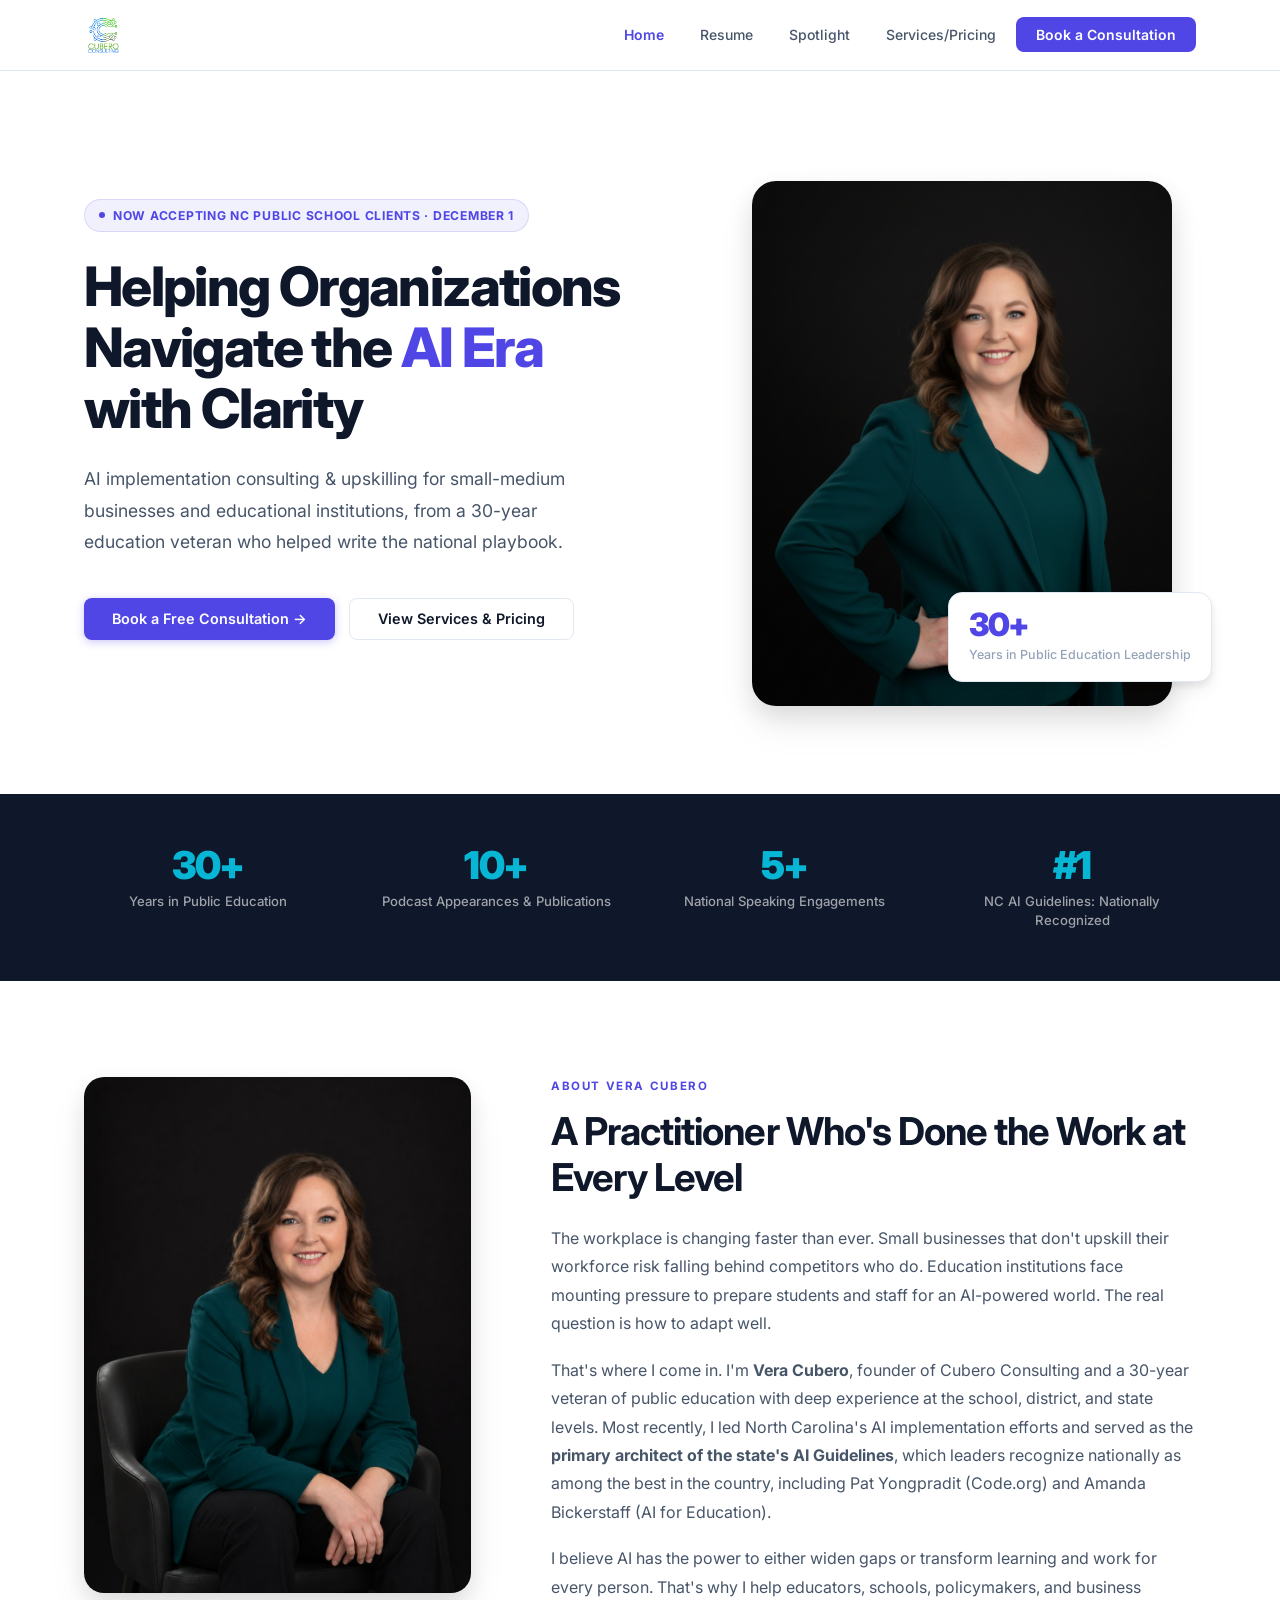
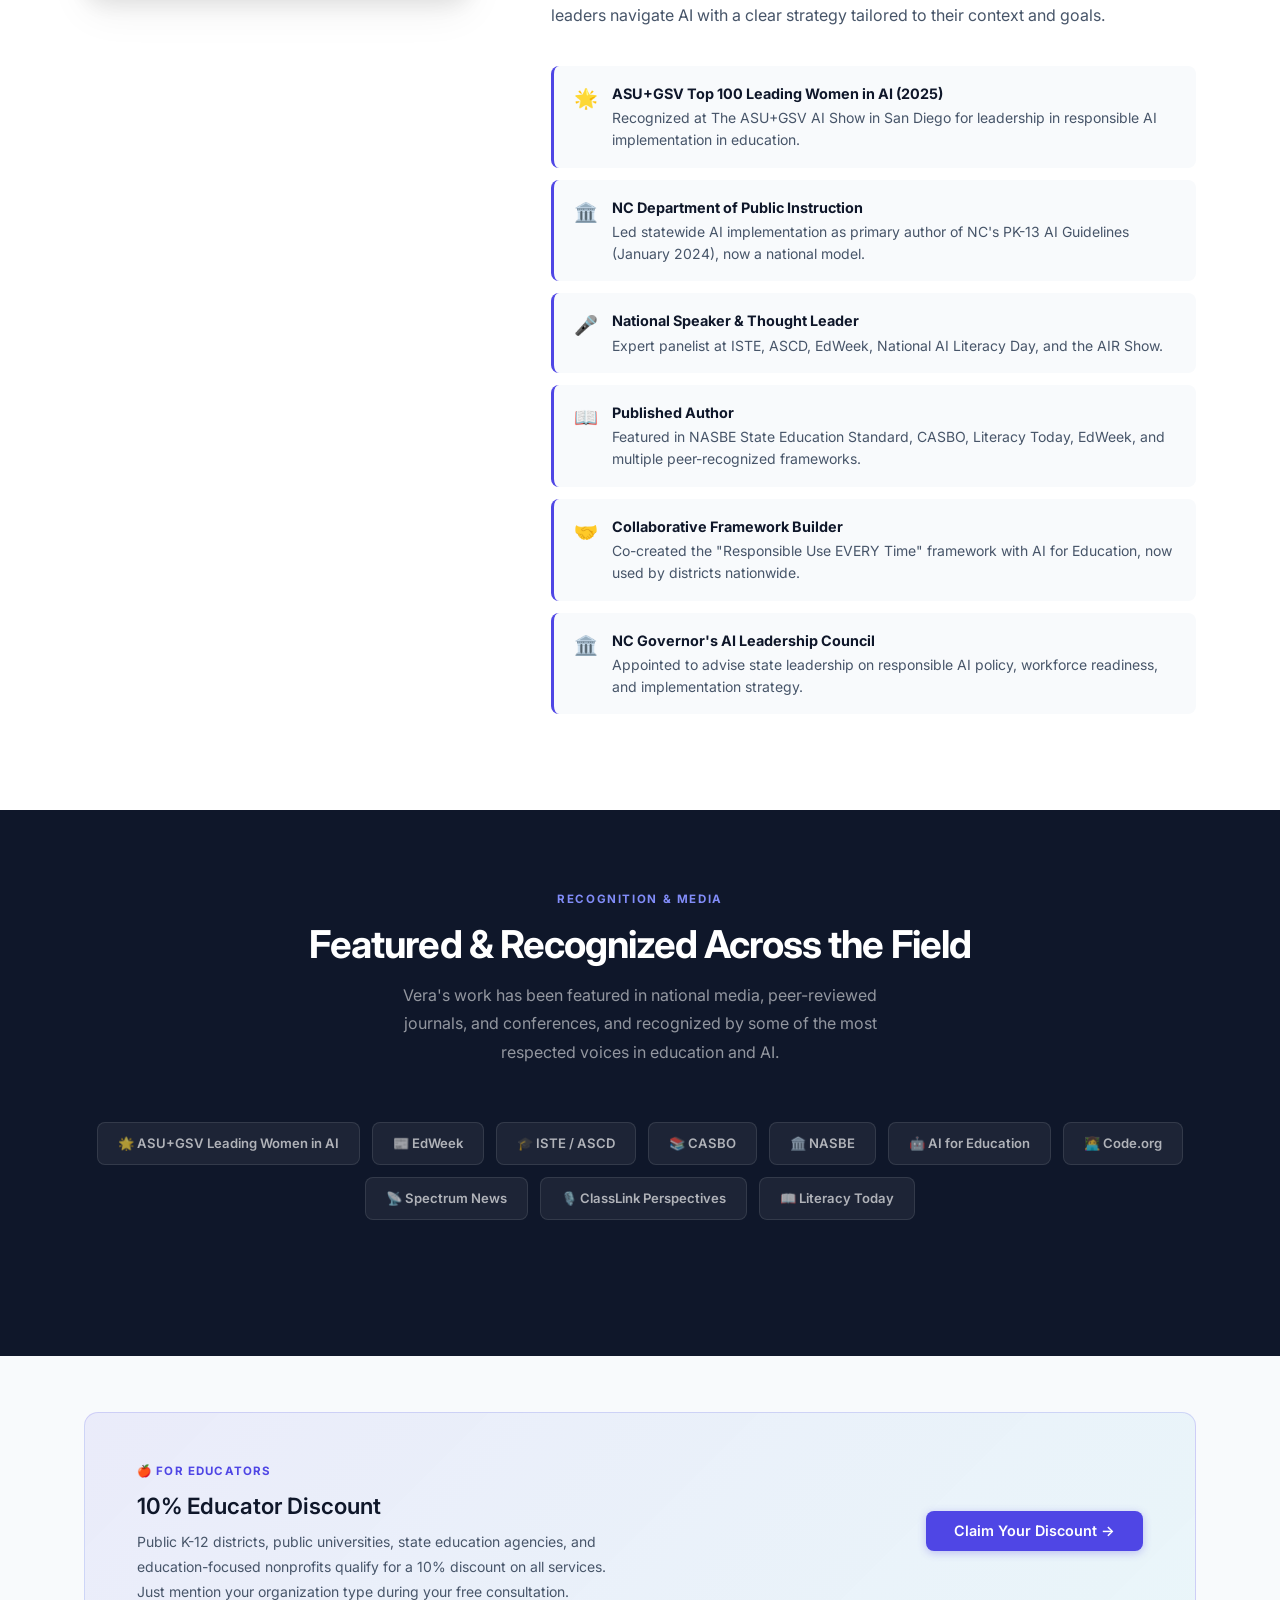
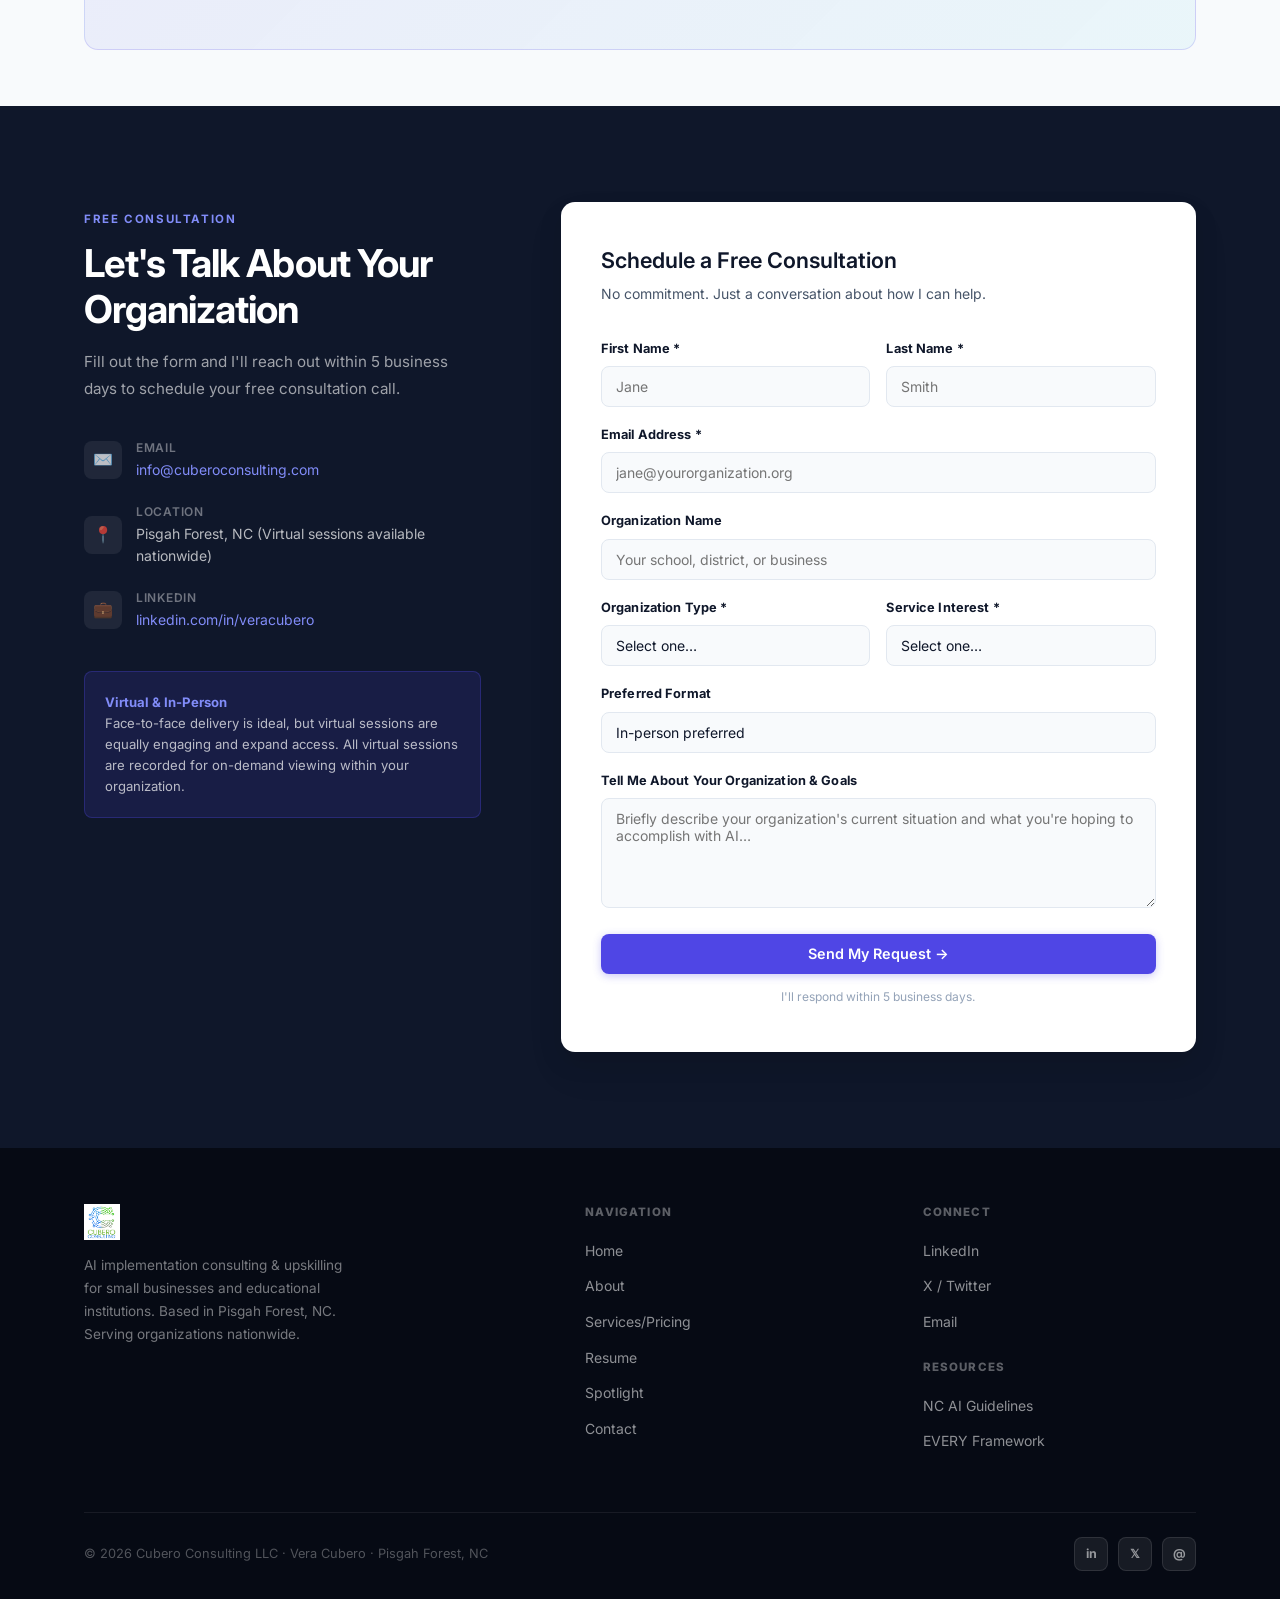
<file: index.html>
<!DOCTYPE html>
<html lang="en">
<head>
  <meta charset="UTF-8" />
  <meta name="viewport" content="width=device-width, initial-scale=1.0" />
  <title>Cubero Consulting | AI Implementation & Upskilling for Organizations</title>
  <meta name="description" content="Vera Cubero helps small businesses and education institutions navigate AI with clarity, confidence, and purpose. 30-year education veteran, author of NC's nationally recognized AI Guidelines." />
  <meta property="og:title" content="Cubero Consulting" />
  <meta property="og:description" content="AI Implementation consulting & upskilling for small-medium businesses and educational institutions." />
  <meta property="og:type" content="website" />
  <meta property="og:url" content="https://cuberoconsulting.com" />
  <link rel="preconnect" href="https://fonts.googleapis.com" />
  <link rel="preconnect" href="https://fonts.gstatic.com" crossorigin />
  <link href="https://fonts.googleapis.com/css2?family=Inter:wght@400;500;600;700;800;900&display=swap" rel="stylesheet" />
  <link rel="stylesheet" href="css/styles.css?v=2" />
</head>
<body>

  <!-- ===== NAVIGATION ===== -->
  <nav class="nav">
    <div class="container">
      <div class="nav-inner">
        <a href="index.html" class="nav-logo">
          <img src="Cubero%20Consulting.png" alt="Cubero Consulting" style="height:40px; width:auto;" />
        </a>
        <ul class="nav-links" id="navLinks">
          <li><a href="index.html" class="active">Home</a></li>
          <li><a href="resume.html">Resume</a></li>
          <li><a href="spotlight.html">Spotlight</a></li>
          <li><a href="pricing.html">Services/Pricing</a></li>
          <li><a href="#contact" class="nav-cta">Book a Consultation</a></li>
        </ul>
        <button class="nav-toggle" id="navToggle" aria-label="Toggle menu">☰</button>
      </div>
    </div>
  </nav>

  <!-- ===== HERO ===== -->
  <section class="hero">
    <div class="container">
      <div class="hero-inner">
        <div class="hero-content">
          <div class="hero-eyebrow">
            <div class="hero-eyebrow-dot"></div>
            Now Accepting NC Public School Clients · December 1
          </div>
          <h1>Helping Organizations Navigate the <em>AI Era</em> with Clarity</h1>
          <p class="hero-sub">AI implementation consulting &amp; upskilling for small-medium businesses and educational institutions, from a 30-year education veteran who helped write the national playbook.</p>
          <div class="hero-actions">
            <a href="#contact" class="btn btn-primary">Book a Free Consultation →</a>
            <a href="pricing.html" class="btn btn-outline">View Services &amp; Pricing</a>
          </div>
        </div>

        <div class="hero-image-wrap">
          <!-- Replace the src below with your own headshot for best results -->
          <img
            src="professional-headshot%20(1).png"
            alt="Vera Cubero, Founder of Cubero Consulting"
            class="hero-photo"
            onerror="this.style.display='none'; this.nextElementSibling.style.display='flex';"
          />
          <div class="hero-photo-placeholder" style="display:none;">VC</div>
          <div class="hero-badge">
            <div class="hero-badge-num">30+</div>
            <div class="hero-badge-label">Years in Public Education Leadership</div>
          </div>
        </div>
      </div>
    </div>
  </section>

  <!-- ===== STATS ===== -->
  <section class="stats">
    <div class="container">
      <div class="stats-grid">
        <div class="stat-item">
          <div class="stat-num">30+</div>
          <div class="stat-label">Years in Public Education</div>
        </div>
        <div class="stat-item">
          <div class="stat-num">10+</div>
          <div class="stat-label">Podcast Appearances &amp; Publications</div>
        </div>
        <div class="stat-item">
          <div class="stat-num">5+</div>
          <div class="stat-label">National Speaking Engagements</div>
        </div>
        <div class="stat-item">
          <div class="stat-num">#1</div>
          <div class="stat-label">NC AI Guidelines: Nationally Recognized</div>
        </div>
      </div>
    </div>
  </section>

  <!-- ===== ABOUT ===== -->
  <section class="section" id="about">
    <div class="container">
      <div class="about-inner">
        <div class="about-photo-wrap">
          <img
            src="images/vera-seated.jpg"
            alt="Vera Cubero, founder of Cubero Consulting"
            class="about-photo"
            style="object-position: center 30%;"
            onerror="this.style.display='none'; this.nextElementSibling.style.display='flex';"
          />
          <div class="about-photo-placeholder" style="display:none;">VC</div>
        </div>

        <div class="about-content">
          <span class="section-label">About Vera Cubero</span>
          <h2>A Practitioner Who's Done the Work at Every Level</h2>
          <p>The workplace is changing faster than ever. Small businesses that don't upskill their workforce risk falling behind competitors who do. Education institutions face mounting pressure to prepare students and staff for an AI-powered world. The real question is how to adapt well.</p>
          <p>That's where I come in. I'm <strong>Vera Cubero</strong>, founder of Cubero Consulting and a 30-year veteran of public education with deep experience at the school, district, and state levels. Most recently, I led North Carolina's AI implementation efforts and served as the <strong>primary architect of the state's AI Guidelines</strong>, which leaders recognize nationally as among the best in the country, including Pat Yongpradit (Code.org) and Amanda Bickerstaff (AI for Education).</p>
          <p>I believe AI has the power to either widen gaps or transform learning and work for every person. That's why I help educators, schools, policymakers, and business leaders navigate AI with a clear strategy tailored to their context and goals.</p>

          <div class="about-highlights">
            <div class="highlight">
              <div class="highlight-icon">🌟</div>
              <div class="highlight-body">
                <strong>ASU+GSV Top 100 Leading Women in AI (2025)</strong>
                Recognized at The ASU+GSV AI Show in San Diego for leadership in responsible AI implementation in education.
              </div>
            </div>
            <div class="highlight">
              <div class="highlight-icon">🏛️</div>
              <div class="highlight-body">
                <strong>NC Department of Public Instruction</strong>
                Led statewide AI implementation as primary author of NC's PK-13 AI Guidelines (January 2024), now a national model.
              </div>
            </div>
            <div class="highlight">
              <div class="highlight-icon">🎤</div>
              <div class="highlight-body">
                <strong>National Speaker &amp; Thought Leader</strong>
                Expert panelist at ISTE, ASCD, EdWeek, National AI Literacy Day, and the AIR Show.
              </div>
            </div>
            <div class="highlight">
              <div class="highlight-icon">📖</div>
              <div class="highlight-body">
                <strong>Published Author</strong>
                Featured in NASBE State Education Standard, CASBO, Literacy Today, EdWeek, and multiple peer-recognized frameworks.
              </div>
            </div>
            <div class="highlight">
              <div class="highlight-icon">🤝</div>
              <div class="highlight-body">
                <strong>Collaborative Framework Builder</strong>
                Co-created the "Responsible Use EVERY Time" framework with AI for Education, now used by districts nationwide.
              </div>
            </div>
            <div class="highlight">
              <div class="highlight-icon">🏛️</div>
              <div class="highlight-body">
                <strong>NC Governor's AI Leadership Council</strong>
                Appointed to advise state leadership on responsible AI policy, workforce readiness, and implementation strategy.
              </div>
            </div>
          </div>
        </div>
      </div>
    </div>
  </section>

  <!-- ===== RECOGNITION ===== -->
  <section class="recognition">
    <div class="container">
      <div class="recognition-header">
        <span class="section-label" style="color: var(--accent-light);">Recognition &amp; Media</span>
        <h2>Featured &amp; Recognized Across the Field</h2>
        <p>Vera's work has been featured in national media, peer-reviewed journals, and conferences, and recognized by some of the most respected voices in education and AI.</p>
      </div>

      <div class="recognition-logos">
        <div class="recognition-logo-item">🌟 ASU+GSV Leading Women in AI</div>
        <div class="recognition-logo-item">📰 EdWeek</div>
        <div class="recognition-logo-item">🎓 ISTE / ASCD</div>
        <div class="recognition-logo-item">📚 CASBO</div>
        <div class="recognition-logo-item">🏛️ NASBE</div>
        <div class="recognition-logo-item">🤖 AI for Education</div>
        <div class="recognition-logo-item">👩‍💻 Code.org</div>
        <div class="recognition-logo-item">📡 Spectrum News</div>
        <div class="recognition-logo-item">🎙️ ClassLink Perspectives</div>
        <div class="recognition-logo-item">📖 Literacy Today</div>
      </div>

    </div>
  </section>

  <!-- ===== EDUCATOR DISCOUNT ===== -->
  <section class="section-sm discount-section">
    <div class="container">
      <div class="discount-banner">
        <div>
          <div class="discount-label">🍎 For Educators</div>
          <h3>10% Educator Discount</h3>
          <p>Public K-12 districts, public universities, state education agencies, and education-focused nonprofits qualify for a 10% discount on all services. Just mention your organization type during your free consultation.</p>
        </div>
        <a href="#contact" class="btn btn-primary" style="flex-shrink:0;">Claim Your Discount →</a>
      </div>
    </div>
  </section>

  <!-- ===== CONTACT ===== -->
  <section class="section contact" id="contact">
    <div class="container">
      <div class="contact-inner">
        <div class="contact-info">
          <span class="section-label" style="color: var(--accent-light);">Free Consultation</span>
          <h2>Let's Talk About Your Organization</h2>
          <p>Fill out the form and I'll reach out within 5 business days to schedule your free consultation call.</p>

          <div class="contact-detail">
            <div class="contact-detail-icon">✉️</div>
            <div>
              <div style="font-size:0.75rem; color:rgba(255,255,255,0.4); margin-bottom:2px; font-weight:600; text-transform:uppercase; letter-spacing:0.06em;">Email</div>
              <a href="mailto:info@cuberoconsulting.com">info@cuberoconsulting.com</a>
            </div>
          </div>
          <div class="contact-detail">
            <div class="contact-detail-icon">📍</div>
            <div>
              <div style="font-size:0.75rem; color:rgba(255,255,255,0.4); margin-bottom:2px; font-weight:600; text-transform:uppercase; letter-spacing:0.06em;">Location</div>
              <span>Pisgah Forest, NC (Virtual sessions available nationwide)</span>
            </div>
          </div>
          <div class="contact-detail">
            <div class="contact-detail-icon">💼</div>
            <div>
              <div style="font-size:0.75rem; color:rgba(255,255,255,0.4); margin-bottom:2px; font-weight:600; text-transform:uppercase; letter-spacing:0.06em;">LinkedIn</div>
              <a href="https://www.linkedin.com/in/veracubero/" target="_blank" rel="noopener">linkedin.com/in/veracubero</a>
            </div>
          </div>

          <div class="contact-availability">
            <p><strong>Virtual &amp; In-Person</strong><br>
            Face-to-face delivery is ideal, but virtual sessions are equally engaging and expand access. All virtual sessions are recorded for on-demand viewing within your organization.</p>
          </div>
        </div>

        <!-- =========================================================
             CONTACT FORM
             To make this form work for free, sign up at formspree.io,
             create a form, and replace "YOUR_FORM_ID" below with your
             actual Formspree form ID. Example:
             action="https://formspree.io/f/xabc1234"
             ========================================================= -->
        <div class="contact-form-wrap">
          <h3>Schedule a Free Consultation</h3>
          <p>No commitment. Just a conversation about how I can help.</p>

          <form action="https://formspree.io/f/xzdwkrwr" method="POST">
            <div class="form-row">
              <div class="form-group">
                <label class="form-label" for="first_name">First Name *</label>
                <input class="form-input" type="text" id="first_name" name="first_name" required placeholder="Jane" />
              </div>
              <div class="form-group">
                <label class="form-label" for="last_name">Last Name *</label>
                <input class="form-input" type="text" id="last_name" name="last_name" required placeholder="Smith" />
              </div>
            </div>

            <div class="form-group">
              <label class="form-label" for="email">Email Address *</label>
              <input class="form-input" type="email" id="email" name="email" required placeholder="jane@yourorganization.org" />
            </div>

            <div class="form-group">
              <label class="form-label" for="organization">Organization Name</label>
              <input class="form-input" type="text" id="organization" name="organization" placeholder="Your school, district, or business" />
            </div>

            <div class="form-row">
              <div class="form-group">
                <label class="form-label" for="org_type">Organization Type *</label>
                <select class="form-select" id="org_type" name="org_type" required>
                  <option value="" disabled selected>Select one…</option>
                  <option value="k12_district">K-12 School District</option>
                  <option value="k12_school">Individual School</option>
                  <option value="higher_ed">Higher Education</option>
                  <option value="state_agency">State Education Agency</option>
                  <option value="small_business">Small Business</option>
                  <option value="nonprofit">Nonprofit</option>
                  <option value="other">Other</option>
                </select>
              </div>
              <div class="form-group">
                <label class="form-label" for="service">Service Interest *</label>
                <select class="form-select" id="service" name="service" required>
                  <option value="" disabled selected>Select one…</option>
                  <option value="keynote">Keynote</option>
                  <option value="training">Training Session or Short Workshop (90 min – 2 hrs)</option>
                  <option value="workshop_half">Half-Day Workshop (3–4 hrs)</option>
                  <option value="strategy">Leadership Strategy Session</option>
                  <option value="full_day">Full Day Engagement</option>
                  <option value="guidelines">AI Guidelines Development</option>
                  <option value="multi_day">Multi-Day Partnership</option>
                  <option value="unsure">Not sure, let's talk</option>
                </select>
              </div>
            </div>

            <div class="form-group">
              <label class="form-label" for="format">Preferred Format</label>
              <select class="form-select" id="format" name="format">
                <option value="in_person">In-person preferred</option>
                <option value="virtual">Virtual preferred</option>
                <option value="either">Either works</option>
              </select>
            </div>

            <div class="form-group">
              <label class="form-label" for="message">Tell Me About Your Organization &amp; Goals</label>
              <textarea class="form-textarea" id="message" name="message" placeholder="Briefly describe your organization's current situation and what you're hoping to accomplish with AI…"></textarea>
            </div>

            <button type="submit" class="btn btn-primary" style="width:100%; justify-content:center;">
              Send My Request →
            </button>
            <p class="form-hint" style="text-align:center; margin-top:12px;">I'll respond within 5 business days.</p>
          </form>
        </div>
      </div>
    </div>
  </section>

  <!-- ===== FOOTER ===== -->
  <footer class="footer">
    <div class="container">
      <div class="footer-inner">
        <div class="footer-brand">
          <a href="index.html" class="nav-logo footer-logo">
            <img src="Cubero%20Consulting.png" alt="Cubero Consulting" style="height:36px; width:auto;" />
          </a>
          <p class="footer-brand-desc">AI implementation consulting &amp; upskilling for small businesses and educational institutions. Based in Pisgah Forest, NC. Serving organizations nationwide.</p>
        </div>
        <div class="footer-col">
          <h4>Navigation</h4>
          <ul>
            <li><a href="index.html">Home</a></li>
            <li><a href="#about">About</a></li>
            <li><a href="pricing.html">Services/Pricing</a></li>
            <li><a href="resume.html">Resume</a></li>
            <li><a href="spotlight.html">Spotlight</a></li>
            <li><a href="#contact">Contact</a></li>
          </ul>
        </div>
        <div class="footer-col">
          <h4>Connect</h4>
          <ul>
            <li><a href="https://www.linkedin.com/in/veracubero/" target="_blank" rel="noopener">LinkedIn</a></li>
            <li><a href="https://x.com/cuberovera" target="_blank" rel="noopener">X / Twitter</a></li>
            <li><a href="mailto:info@cuberoconsulting.com">Email</a></li>
          </ul>
          <h4 style="margin-top:24px;">Resources</h4>
          <ul>
            <li><a href="https://go.ncdpi.gov/AI_Guidelines" target="_blank" rel="noopener">NC AI Guidelines</a></li>
            <li><a href="https://www.aiforeducation.io/blog/updated-ai-every-framework" target="_blank" rel="noopener">EVERY Framework</a></li>
          </ul>
        </div>
      </div>
      <div class="footer-bottom">
        <p class="footer-copy">© 2026 Cubero Consulting LLC · Vera Cubero · Pisgah Forest, NC</p>
        <div class="social-links">
          <a href="https://www.linkedin.com/in/veracubero/" class="social-link" target="_blank" rel="noopener" aria-label="LinkedIn">in</a>
          <a href="https://x.com/cuberovera" class="social-link" target="_blank" rel="noopener" aria-label="X / Twitter">𝕏</a>
          <a href="mailto:info@cuberoconsulting.com" class="social-link" aria-label="Email">@</a>
        </div>
      </div>
    </div>
  </footer>

  <script>
    // Mobile nav toggle
    const toggle = document.getElementById('navToggle');
    const links  = document.getElementById('navLinks');
    toggle.addEventListener('click', () => {
      links.classList.toggle('open');
      toggle.textContent = links.classList.contains('open') ? '✕' : '☰';
    });
    // Close nav on link click
    links.querySelectorAll('a').forEach(a => {
      a.addEventListener('click', () => {
        links.classList.remove('open');
        toggle.textContent = '☰';
      });
    });
  </script>

</body>
</html>
</file>
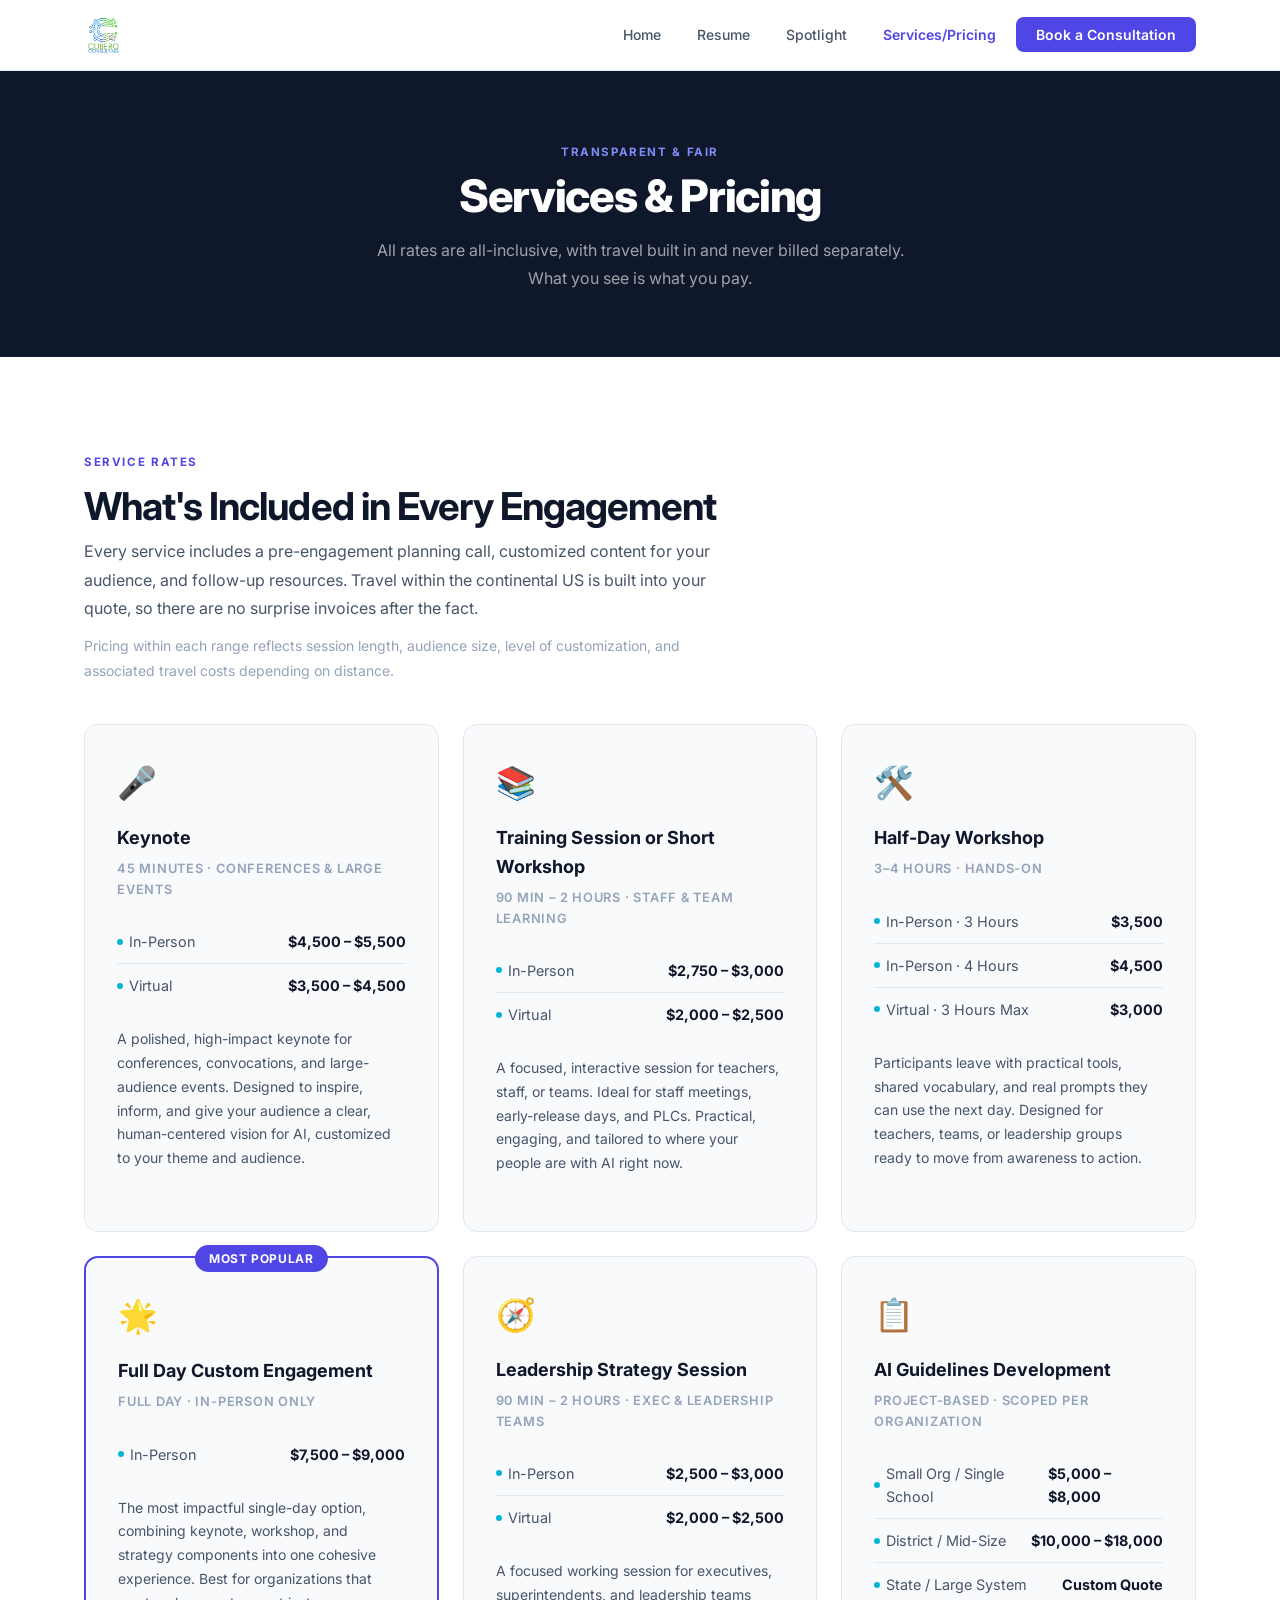
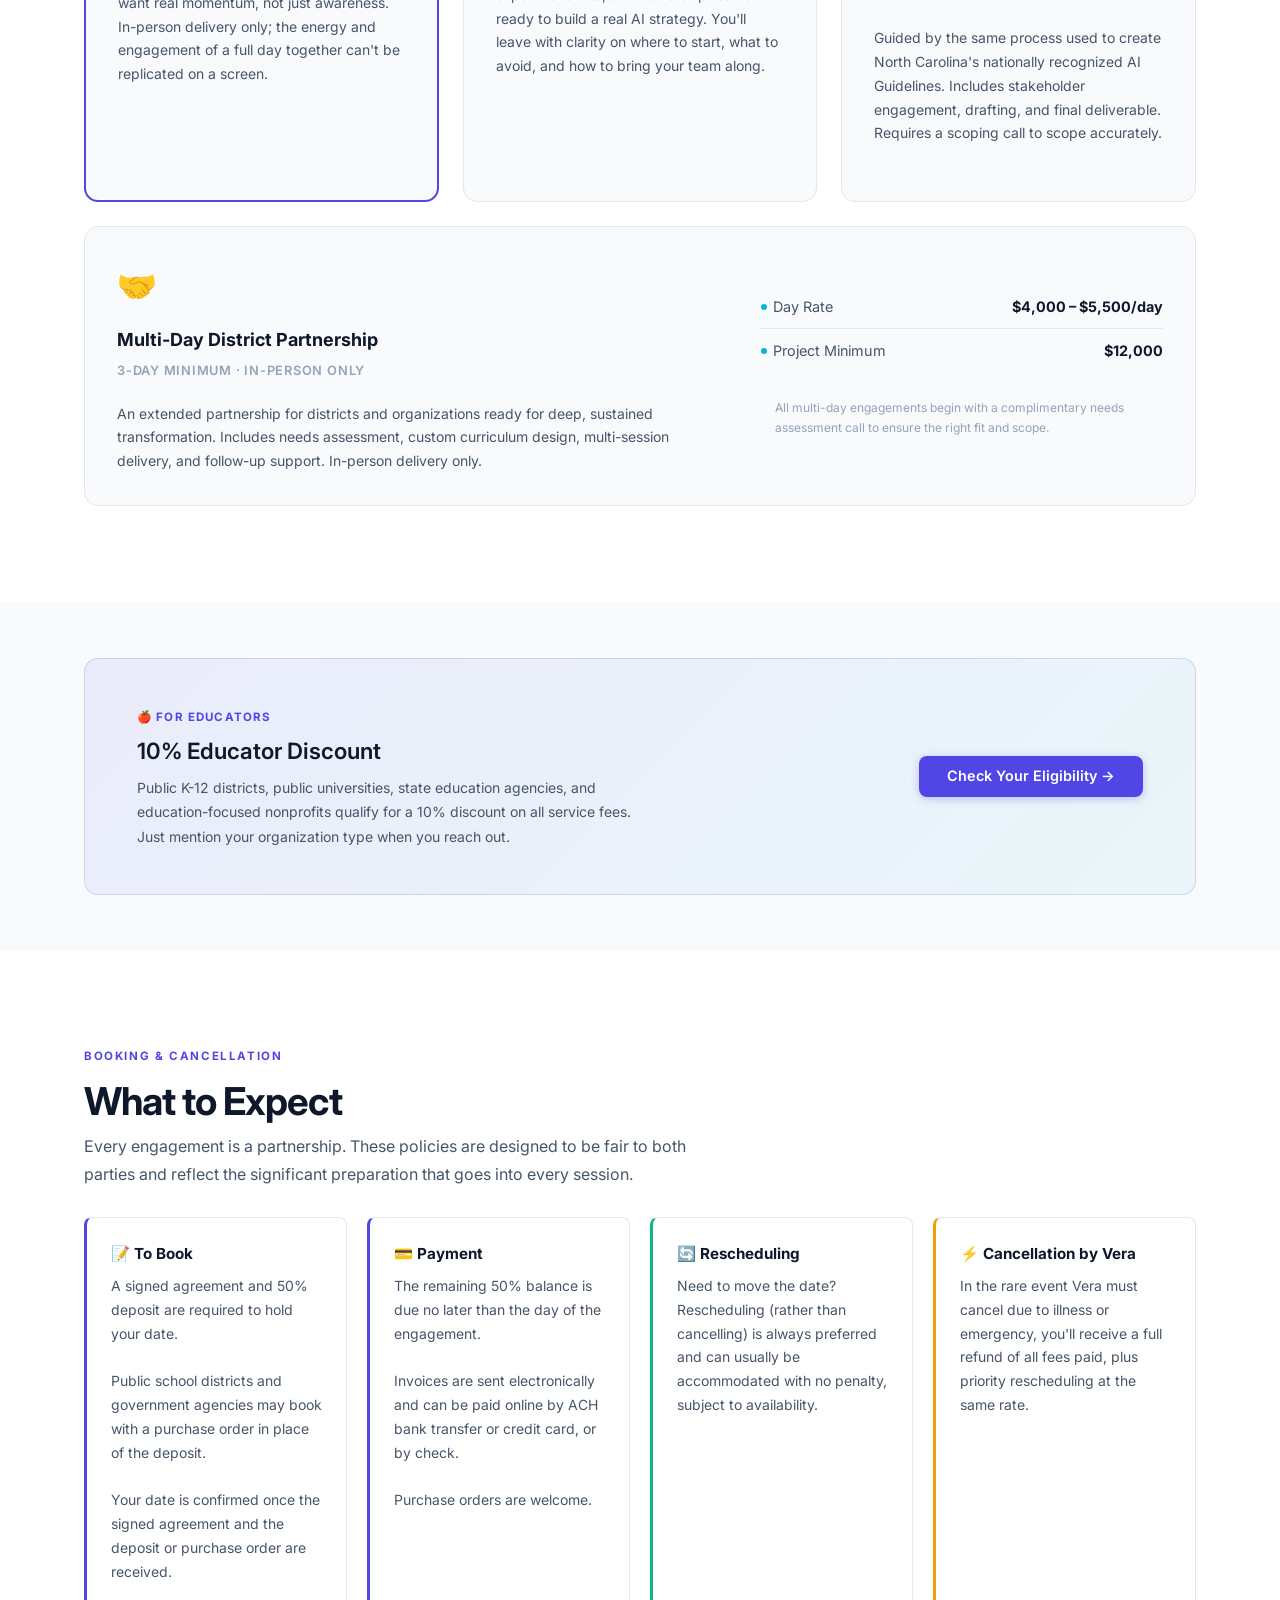
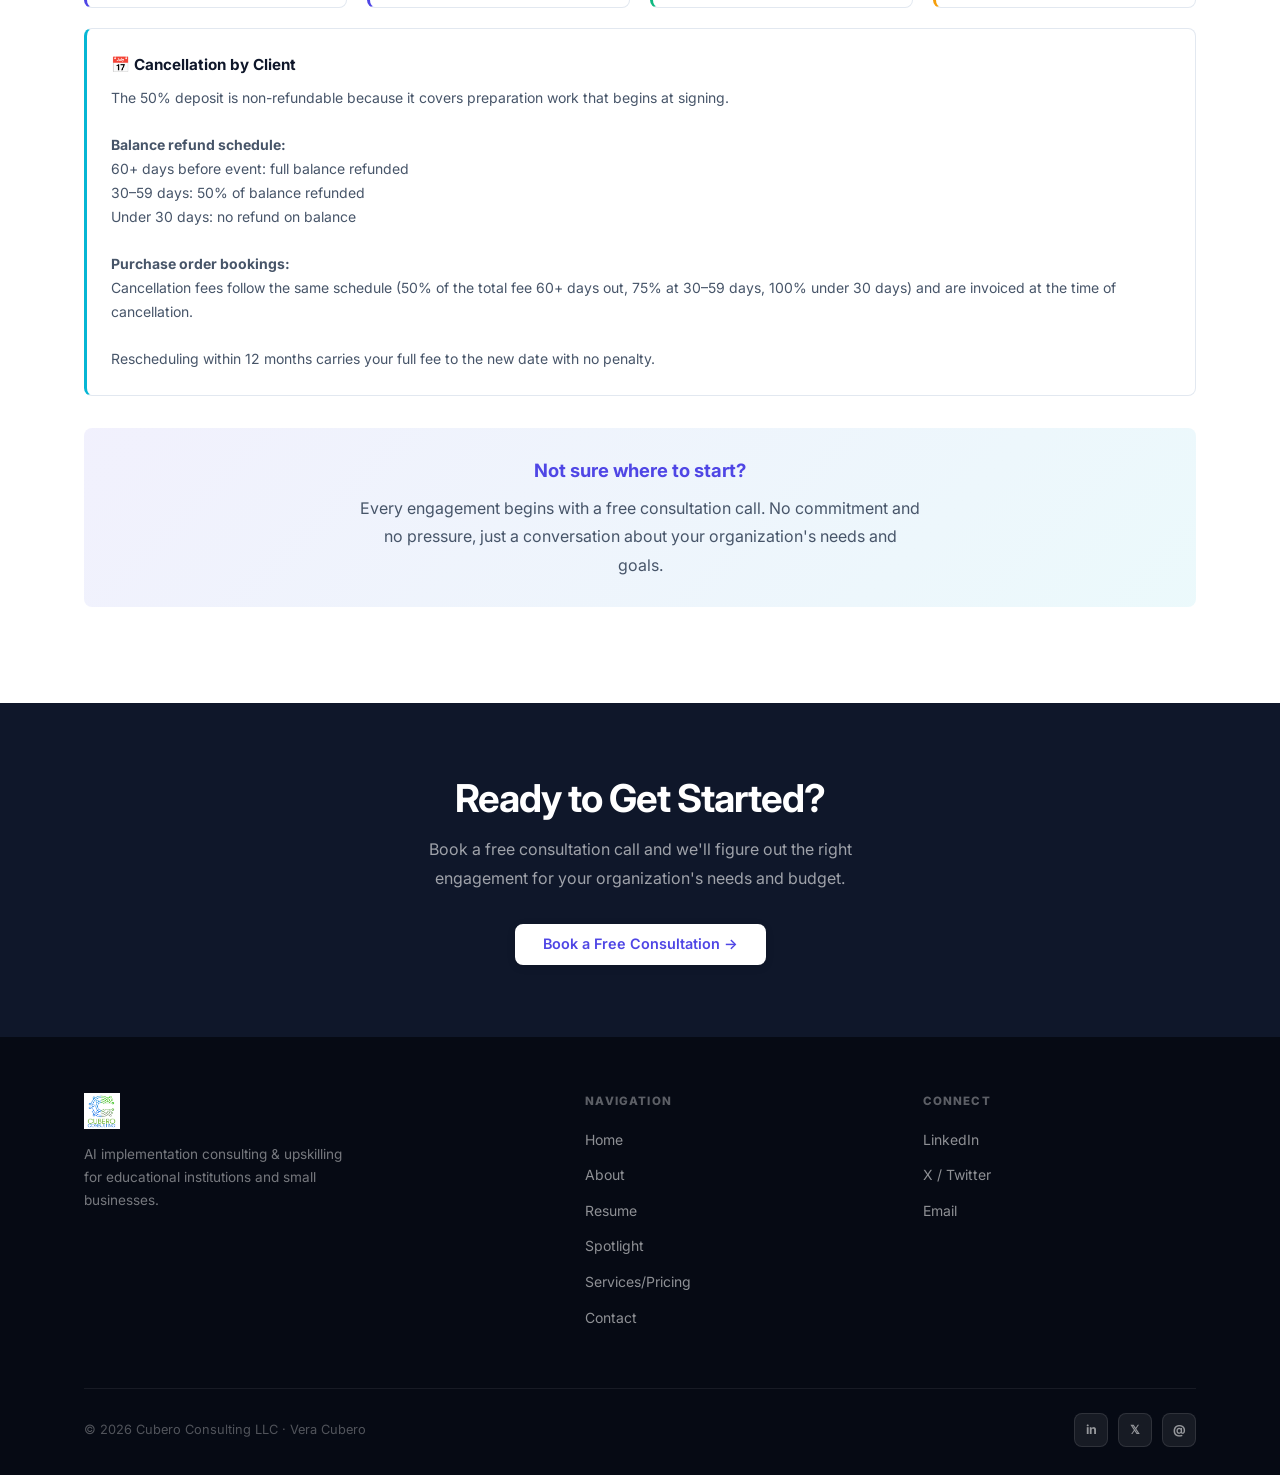
<file: pricing.html>
<!DOCTYPE html>
<html lang="en">
<head>
  <meta charset="UTF-8" />
  <meta name="viewport" content="width=device-width, initial-scale=1.0" />
  <title>Services &amp; Pricing | Vera Cubero | Cubero Consulting</title>
  <meta name="description" content="Transparent pricing for AI implementation consulting, keynotes, workshops, and strategy sessions with Vera Cubero of Cubero Consulting." />
  <link rel="preconnect" href="https://fonts.googleapis.com" />
  <link rel="preconnect" href="https://fonts.gstatic.com" crossorigin />
  <link href="https://fonts.googleapis.com/css2?family=Inter:wght@400;500;600;700;800;900&display=swap" rel="stylesheet" />
  <link rel="stylesheet" href="css/styles.css?v=2" />
  <style>
    .pricing-grid {
      display: grid;
      grid-template-columns: repeat(auto-fit, minmax(min(300px, 100%), 1fr));
      gap: 24px;
      margin-top: 40px;
    }
    .pricing-card {
      background: var(--bg-surface);
      border: 1px solid var(--border);
      border-radius: var(--radius);
      padding: 32px;
      position: relative;
      transition: box-shadow 0.2s;
    }
    .pricing-card:hover {
      box-shadow: 0 8px 32px rgba(0,0,0,0.12);
    }
    .pricing-card.featured {
      border-color: var(--accent);
      border-width: 2px;
    }
    .pricing-card.featured::before {
      content: "Most Popular";
      position: absolute;
      top: -13px;
      left: 50%;
      transform: translateX(-50%);
      background: var(--accent);
      color: white;
      font-size: 0.75rem;
      font-weight: 700;
      padding: 4px 14px;
      border-radius: 20px;
      letter-spacing: 0.05em;
      text-transform: uppercase;
      white-space: nowrap;
    }
    .pricing-card-wide {
      grid-column: 1 / -1;
      display: grid;
      grid-template-columns: 3fr 2fr;
      gap: 40px;
      align-items: center;
    }
    .pricing-card-wide .pricing-desc { margin-bottom: 0; }
    .pricing-card-wide .pricing-rate { margin-bottom: 0; }
    @media (max-width: 760px) {
      .pricing-card-wide { grid-template-columns: 1fr; gap: 8px; }
      .pricing-card-wide .pricing-desc { margin-bottom: 8px; }
    }
    .pricing-icon {
      font-size: 2rem;
      margin-bottom: 16px;
      display: block;
    }
    .pricing-title {
      font-size: 1.125rem;
      font-weight: 700;
      color: var(--text-primary);
      margin-bottom: 6px;
    }
    .pricing-subtitle {
      font-size: 0.8rem;
      color: var(--text-muted);
      text-transform: uppercase;
      letter-spacing: 0.06em;
      font-weight: 600;
      margin-bottom: 20px;
    }
    .pricing-rate {
      margin-bottom: 20px;
    }
    .pricing-rate-row {
      display: flex;
      justify-content: space-between;
      align-items: center;
      padding: 10px 0;
      border-bottom: 1px solid var(--border);
      font-size: 0.9rem;
    }
    .pricing-rate-row:last-child {
      border-bottom: none;
    }
    .pricing-rate-label {
      color: var(--text-secondary);
      display: flex;
      align-items: center;
      gap: 6px;
    }
    .pricing-rate-label::before {
      content: '';
      width: 6px;
      height: 6px;
      border-radius: 50%;
      background: var(--accent-cyan);
      flex-shrink: 0;
    }
    .pricing-rate-value {
      font-weight: 700;
      color: var(--text-primary);
    }
    .pricing-desc {
      font-size: 0.875rem;
      color: var(--text-secondary);
      line-height: 1.7;
      margin-bottom: 24px;
    }
    .pricing-note {
      font-size: 0.75rem;
      color: var(--text-muted);
      background: var(--bg-alt, #F8FAFC);
      border-radius: var(--radius-sm);
      padding: 10px 14px;
      margin-top: 16px;
    }

    /* Policy section */
    .policy-grid {
      display: grid;
      grid-template-columns: repeat(auto-fit, minmax(min(260px, 100%), 1fr));
      gap: 20px;
      margin-top: 28px;
    }
    .policy-card {
      padding: 24px;
      border: 1px solid var(--border);
      border-radius: var(--radius-sm);
      border-left: 3px solid var(--accent);
    }
    .policy-card-wide { grid-column: 1 / -1; }
    .start-callout {
      margin-top: 32px;
      padding: 28px 32px;
      text-align: center;
      border-radius: var(--radius-sm);
      background: linear-gradient(135deg, rgba(79,70,229,0.08), rgba(6,182,212,0.08));
    }
    .start-callout-title {
      font-size: 1.15rem;
      font-weight: 700;
      color: var(--accent);
      margin-bottom: 8px;
    }
    .start-callout p {
      color: var(--text-secondary);
      max-width: 560px;
      margin: 0 auto;
    }
    .policy-card-title {
      font-weight: 700;
      color: var(--text-primary);
      margin-bottom: 8px;
      font-size: 0.95rem;
    }
    .policy-card-body {
      font-size: 0.875rem;
      color: var(--text-secondary);
      line-height: 1.7;
    }
  </style>
</head>
<body>

  <!-- ===== NAVIGATION ===== -->
  <nav class="nav">
    <div class="container">
      <div class="nav-inner">
        <a href="index.html" class="nav-logo">
          <img src="Cubero%20Consulting.png" alt="Cubero Consulting" style="height:40px; width:auto;" />
        </a>
        <ul class="nav-links" id="navLinks">
          <li><a href="index.html">Home</a></li>
          <li><a href="resume.html">Resume</a></li>
          <li><a href="spotlight.html">Spotlight</a></li>
          <li><a href="pricing.html" class="active">Services/Pricing</a></li>
          <li><a href="index.html#contact" class="nav-cta">Book a Consultation</a></li>
        </ul>
        <button class="nav-toggle" id="navToggle" aria-label="Toggle menu">☰</button>
      </div>
    </div>
  </nav>

  <!-- ===== PAGE HERO ===== -->
  <section class="page-hero">
    <div class="container">
      <span class="section-label" style="color: var(--accent-light); display:block; margin-bottom:10px;">Transparent &amp; Fair</span>
      <h1>Services &amp; Pricing</h1>
      <p>All rates are all-inclusive, with travel built in and never billed separately. What you see is what you pay.</p>
    </div>
  </section>

  <!-- ===== PRICING CARDS ===== -->
  <section class="section">
    <div class="container">

      <span class="section-label">Service Rates</span>
      <h2 style="margin-bottom: 8px;">What's Included in Every Engagement</h2>
      <p style="color: var(--text-secondary); max-width: 640px; margin-bottom: 0;">Every service includes a pre-engagement planning call, customized content for your audience, and follow-up resources. Travel within the continental US is built into your quote, so there are no surprise invoices after the fact.</p>
      <p style="color: var(--text-muted); font-size: 0.875rem; max-width: 640px; margin-top: 12px; margin-bottom: 0;">Pricing within each range reflects session length, audience size, level of customization, and associated travel costs depending on distance.</p>

      <div class="pricing-grid">

        <div class="pricing-card">
          <span class="pricing-icon">🎤</span>
          <div class="pricing-title">Keynote</div>
          <div class="pricing-subtitle">45 Minutes · Conferences &amp; Large Events</div>
          <div class="pricing-rate">
            <div class="pricing-rate-row">
              <span class="pricing-rate-label">In-Person</span>
              <span class="pricing-rate-value">$4,500 – $5,500</span>
            </div>
            <div class="pricing-rate-row">
              <span class="pricing-rate-label">Virtual</span>
              <span class="pricing-rate-value">$3,500 – $4,500</span>
            </div>
          </div>
          <p class="pricing-desc">A polished, high-impact keynote for conferences, convocations, and large-audience events. Designed to inspire, inform, and give your audience a clear, human-centered vision for AI, customized to your theme and audience.</p>
        </div>

        <div class="pricing-card">
          <span class="pricing-icon">📚</span>
          <div class="pricing-title">Training Session or Short Workshop</div>
          <div class="pricing-subtitle">90 Min – 2 Hours · Staff &amp; Team Learning</div>
          <div class="pricing-rate">
            <div class="pricing-rate-row">
              <span class="pricing-rate-label">In-Person</span>
              <span class="pricing-rate-value">$2,750 – $3,000</span>
            </div>
            <div class="pricing-rate-row">
              <span class="pricing-rate-label">Virtual</span>
              <span class="pricing-rate-value">$2,000 – $2,500</span>
            </div>
          </div>
          <p class="pricing-desc">A focused, interactive session for teachers, staff, or teams. Ideal for staff meetings, early-release days, and PLCs. Practical, engaging, and tailored to where your people are with AI right now.</p>
        </div>

        <div class="pricing-card">
          <span class="pricing-icon">🛠️</span>
          <div class="pricing-title">Half-Day Workshop</div>
          <div class="pricing-subtitle">3–4 Hours · Hands-On</div>
          <div class="pricing-rate">
            <div class="pricing-rate-row">
              <span class="pricing-rate-label">In-Person · 3 Hours</span>
              <span class="pricing-rate-value">$3,500</span>
            </div>
            <div class="pricing-rate-row">
              <span class="pricing-rate-label">In-Person · 4 Hours</span>
              <span class="pricing-rate-value">$4,500</span>
            </div>
            <div class="pricing-rate-row">
              <span class="pricing-rate-label">Virtual · 3 Hours Max</span>
              <span class="pricing-rate-value">$3,000</span>
            </div>
          </div>
          <p class="pricing-desc">Participants leave with practical tools, shared vocabulary, and real prompts they can use the next day. Designed for teachers, teams, or leadership groups ready to move from awareness to action.</p>
        </div>

        <div class="pricing-card featured">
          <span class="pricing-icon">🌟</span>
          <div class="pricing-title">Full Day Custom Engagement</div>
          <div class="pricing-subtitle">Full Day · In-Person Only</div>
          <div class="pricing-rate">
            <div class="pricing-rate-row">
              <span class="pricing-rate-label">In-Person</span>
              <span class="pricing-rate-value">$7,500 – $9,000</span>
            </div>
          </div>
          <p class="pricing-desc">The most impactful single-day option, combining keynote, workshop, and strategy components into one cohesive experience. Best for organizations that want real momentum, not just awareness. In-person delivery only; the energy and engagement of a full day together can't be replicated on a screen.</p>
        </div>

        <div class="pricing-card">
          <span class="pricing-icon">🧭</span>
          <div class="pricing-title">Leadership Strategy Session</div>
          <div class="pricing-subtitle">90 Min – 2 Hours · Exec &amp; Leadership Teams</div>
          <div class="pricing-rate">
            <div class="pricing-rate-row">
              <span class="pricing-rate-label">In-Person</span>
              <span class="pricing-rate-value">$2,500 – $3,000</span>
            </div>
            <div class="pricing-rate-row">
              <span class="pricing-rate-label">Virtual</span>
              <span class="pricing-rate-value">$2,000 – $2,500</span>
            </div>
          </div>
          <p class="pricing-desc">A focused working session for executives, superintendents, and leadership teams ready to build a real AI strategy. You'll leave with clarity on where to start, what to avoid, and how to bring your team along.</p>
        </div>

        <div class="pricing-card">
          <span class="pricing-icon">📋</span>
          <div class="pricing-title">AI Guidelines Development</div>
          <div class="pricing-subtitle">Project-Based · Scoped Per Organization</div>
          <div class="pricing-rate">
            <div class="pricing-rate-row">
              <span class="pricing-rate-label">Small Org / Single School</span>
              <span class="pricing-rate-value">$5,000 – $8,000</span>
            </div>
            <div class="pricing-rate-row">
              <span class="pricing-rate-label">District / Mid-Size</span>
              <span class="pricing-rate-value">$10,000 – $18,000</span>
            </div>
            <div class="pricing-rate-row">
              <span class="pricing-rate-label">State / Large System</span>
              <span class="pricing-rate-value">Custom Quote</span>
            </div>
          </div>
          <p class="pricing-desc">Guided by the same process used to create North Carolina's nationally recognized AI Guidelines. Includes stakeholder engagement, drafting, and final deliverable. Requires a scoping call to scope accurately.</p>
        </div>

        <div class="pricing-card pricing-card-wide">
          <div class="wide-info">
            <span class="pricing-icon">🤝</span>
            <div class="pricing-title">Multi-Day District Partnership</div>
            <div class="pricing-subtitle">3-Day Minimum · In-Person Only</div>
            <p class="pricing-desc">An extended partnership for districts and organizations ready for deep, sustained transformation. Includes needs assessment, custom curriculum design, multi-session delivery, and follow-up support. In-person delivery only.</p>
          </div>
          <div class="wide-rates">
            <div class="pricing-rate">
              <div class="pricing-rate-row">
                <span class="pricing-rate-label">Day Rate</span>
                <span class="pricing-rate-value">$4,000 – $5,500/day</span>
              </div>
              <div class="pricing-rate-row">
                <span class="pricing-rate-label">Project Minimum</span>
                <span class="pricing-rate-value">$12,000</span>
              </div>
            </div>
            <div class="pricing-note">All multi-day engagements begin with a complimentary needs assessment call to ensure the right fit and scope.</div>
          </div>
        </div>

      </div>
    </div>
  </section>

  <!-- ===== EDUCATOR DISCOUNT ===== -->
  <section class="section-sm discount-section">
    <div class="container">
      <div class="discount-banner">
        <div>
          <div class="discount-label">🍎 For Educators</div>
          <h3>10% Educator Discount</h3>
          <p>Public K-12 districts, public universities, state education agencies, and education-focused nonprofits qualify for a 10% discount on all service fees. Just mention your organization type when you reach out.</p>
        </div>
        <a href="index.html#contact" class="btn btn-primary" style="flex-shrink:0;">Check Your Eligibility →</a>
      </div>
    </div>
  </section>

  <!-- ===== BOOKING POLICY ===== -->
  <section class="section">
    <div class="container">
      <span class="section-label">Booking &amp; Cancellation</span>
      <h2 style="margin-bottom: 8px;">What to Expect</h2>
      <p style="color: var(--text-secondary); max-width: 640px;">Every engagement is a partnership. These policies are designed to be fair to both parties and reflect the significant preparation that goes into every session.</p>

      <div class="policy-grid">

        <div class="policy-card">
          <div class="policy-card-title">📝 To Book</div>
          <div class="policy-card-body">A signed agreement and 50% deposit are required to hold your date.<br /><br />Public school districts and government agencies may book with a purchase order in place of the deposit.<br /><br />Your date is confirmed once the signed agreement and the deposit or purchase order are received.</div>
        </div>

        <div class="policy-card">
          <div class="policy-card-title">💳 Payment</div>
          <div class="policy-card-body">The remaining 50% balance is due no later than the day of the engagement.<br /><br />Invoices are sent electronically and can be paid online by ACH bank transfer or credit card, or by check.<br /><br />Purchase orders are welcome.</div>
        </div>

        <div class="policy-card" style="border-left-color: #10B981;">
          <div class="policy-card-title">🔄 Rescheduling</div>
          <div class="policy-card-body">Need to move the date? Rescheduling (rather than cancelling) is always preferred and can usually be accommodated with no penalty, subject to availability.</div>
        </div>

        <div class="policy-card" style="border-left-color: #F59E0B;">
          <div class="policy-card-title">⚡ Cancellation by Vera</div>
          <div class="policy-card-body">In the rare event Vera must cancel due to illness or emergency, you'll receive a full refund of all fees paid, plus priority rescheduling at the same rate.</div>
        </div>

        <div class="policy-card policy-card-wide" style="border-left-color: var(--accent-cyan);">
          <div class="policy-card-title">📅 Cancellation by Client</div>
          <div class="policy-card-body">
            The 50% deposit is non-refundable because it covers preparation work that begins at signing.<br /><br />
            <strong>Balance refund schedule:</strong><br />
            60+ days before event: full balance refunded<br />
            30–59 days: 50% of balance refunded<br />
            Under 30 days: no refund on balance<br /><br />
            <strong>Purchase order bookings:</strong><br />
            Cancellation fees follow the same schedule (50% of the total fee 60+ days out, 75% at 30–59 days, 100% under 30 days) and are invoiced at the time of cancellation.<br /><br />Rescheduling within 12 months carries your full fee to the new date with no penalty.
          </div>
        </div>

      </div>

      <div class="start-callout">
        <div class="start-callout-title">Not sure where to start?</div>
        <p>Every engagement begins with a free consultation call. No commitment and no pressure, just a conversation about your organization's needs and goals.</p>
      </div>
    </div>
  </section>

  <!-- ===== CTA ===== -->
  <section style="background: var(--bg-dark); padding: 72px 0; text-align:center;">
    <div class="container">
      <h2 style="color:white; margin-bottom:14px;">Ready to Get Started?</h2>
      <p style="color:rgba(255,255,255,0.6); max-width:500px; margin:0 auto 32px;">Book a free consultation call and we'll figure out the right engagement for your organization's needs and budget.</p>
      <a href="index.html#contact" class="btn btn-white">Book a Free Consultation →</a>
    </div>
  </section>

  <!-- ===== FOOTER ===== -->
  <footer class="footer">
    <div class="container">
      <div class="footer-inner">
        <div class="footer-brand">
          <a href="index.html" class="nav-logo">
            <img src="Cubero%20Consulting.png" alt="Cubero Consulting" style="height:36px; width:auto;" />
          </a>
          <p class="footer-brand-desc">AI implementation consulting &amp; upskilling for educational institutions and small businesses.</p>
        </div>
        <div class="footer-col">
          <h4>Navigation</h4>
          <ul>
            <li><a href="index.html">Home</a></li>
            <li><a href="index.html#about">About</a></li>
            <li><a href="resume.html">Resume</a></li>
            <li><a href="spotlight.html">Spotlight</a></li>
            <li><a href="pricing.html">Services/Pricing</a></li>
            <li><a href="index.html#contact">Contact</a></li>
          </ul>
        </div>
        <div class="footer-col">
          <h4>Connect</h4>
          <ul>
            <li><a href="https://www.linkedin.com/in/veracubero/" target="_blank" rel="noopener">LinkedIn</a></li>
            <li><a href="https://x.com/cuberovera" target="_blank" rel="noopener">X / Twitter</a></li>
            <li><a href="mailto:info@cuberoconsulting.com">Email</a></li>
          </ul>
        </div>
      </div>
      <div class="footer-bottom">
        <p class="footer-copy">© 2026 Cubero Consulting LLC · Vera Cubero</p>
        <div class="social-links">
          <a href="https://www.linkedin.com/in/veracubero/" class="social-link" target="_blank" rel="noopener" aria-label="LinkedIn">in</a>
          <a href="https://x.com/cuberovera" class="social-link" target="_blank" rel="noopener" aria-label="X">𝕏</a>
          <a href="mailto:info@cuberoconsulting.com" class="social-link" aria-label="Email">@</a>
        </div>
      </div>
    </div>
  </footer>

  <script>
    const toggle = document.getElementById('navToggle');
    const links  = document.getElementById('navLinks');
    toggle.addEventListener('click', () => {
      links.classList.toggle('open');
      toggle.textContent = links.classList.contains('open') ? '✕' : '☰';
    });
  </script>

</body>
</html>
</file>
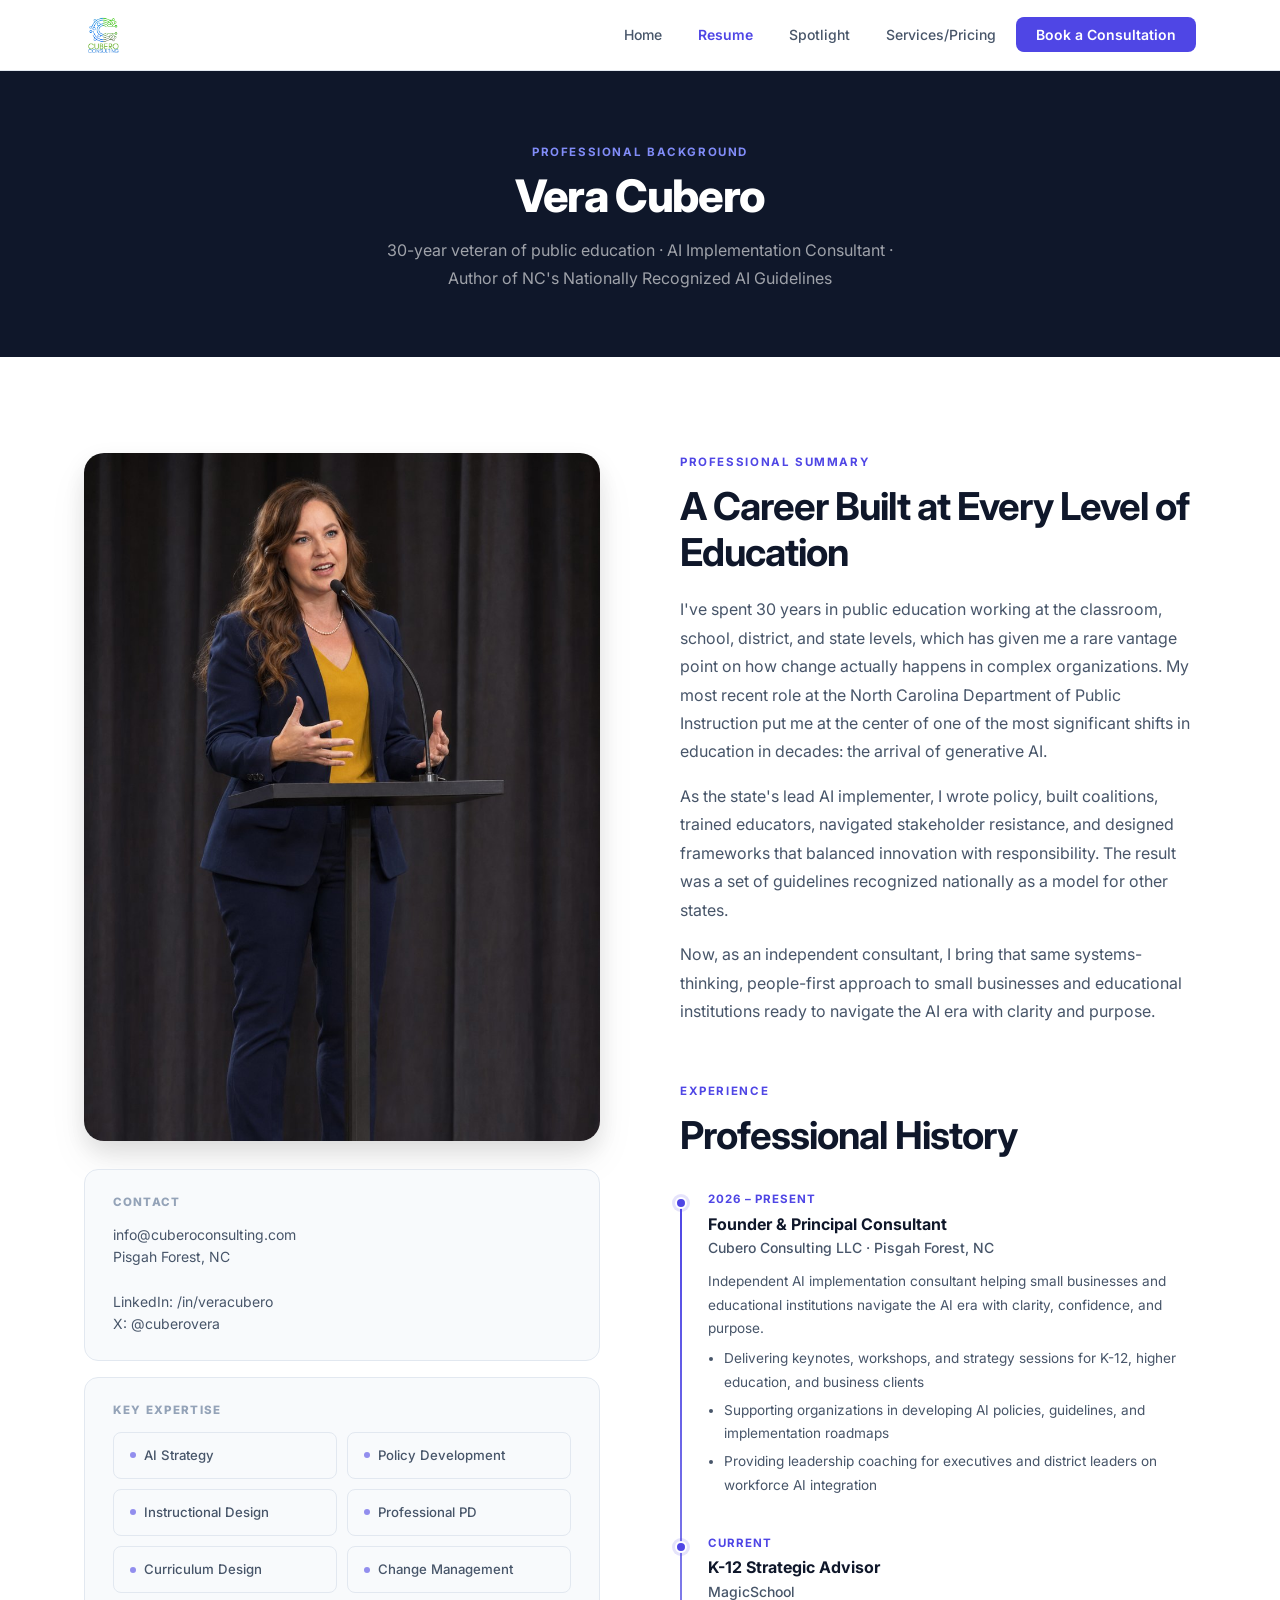
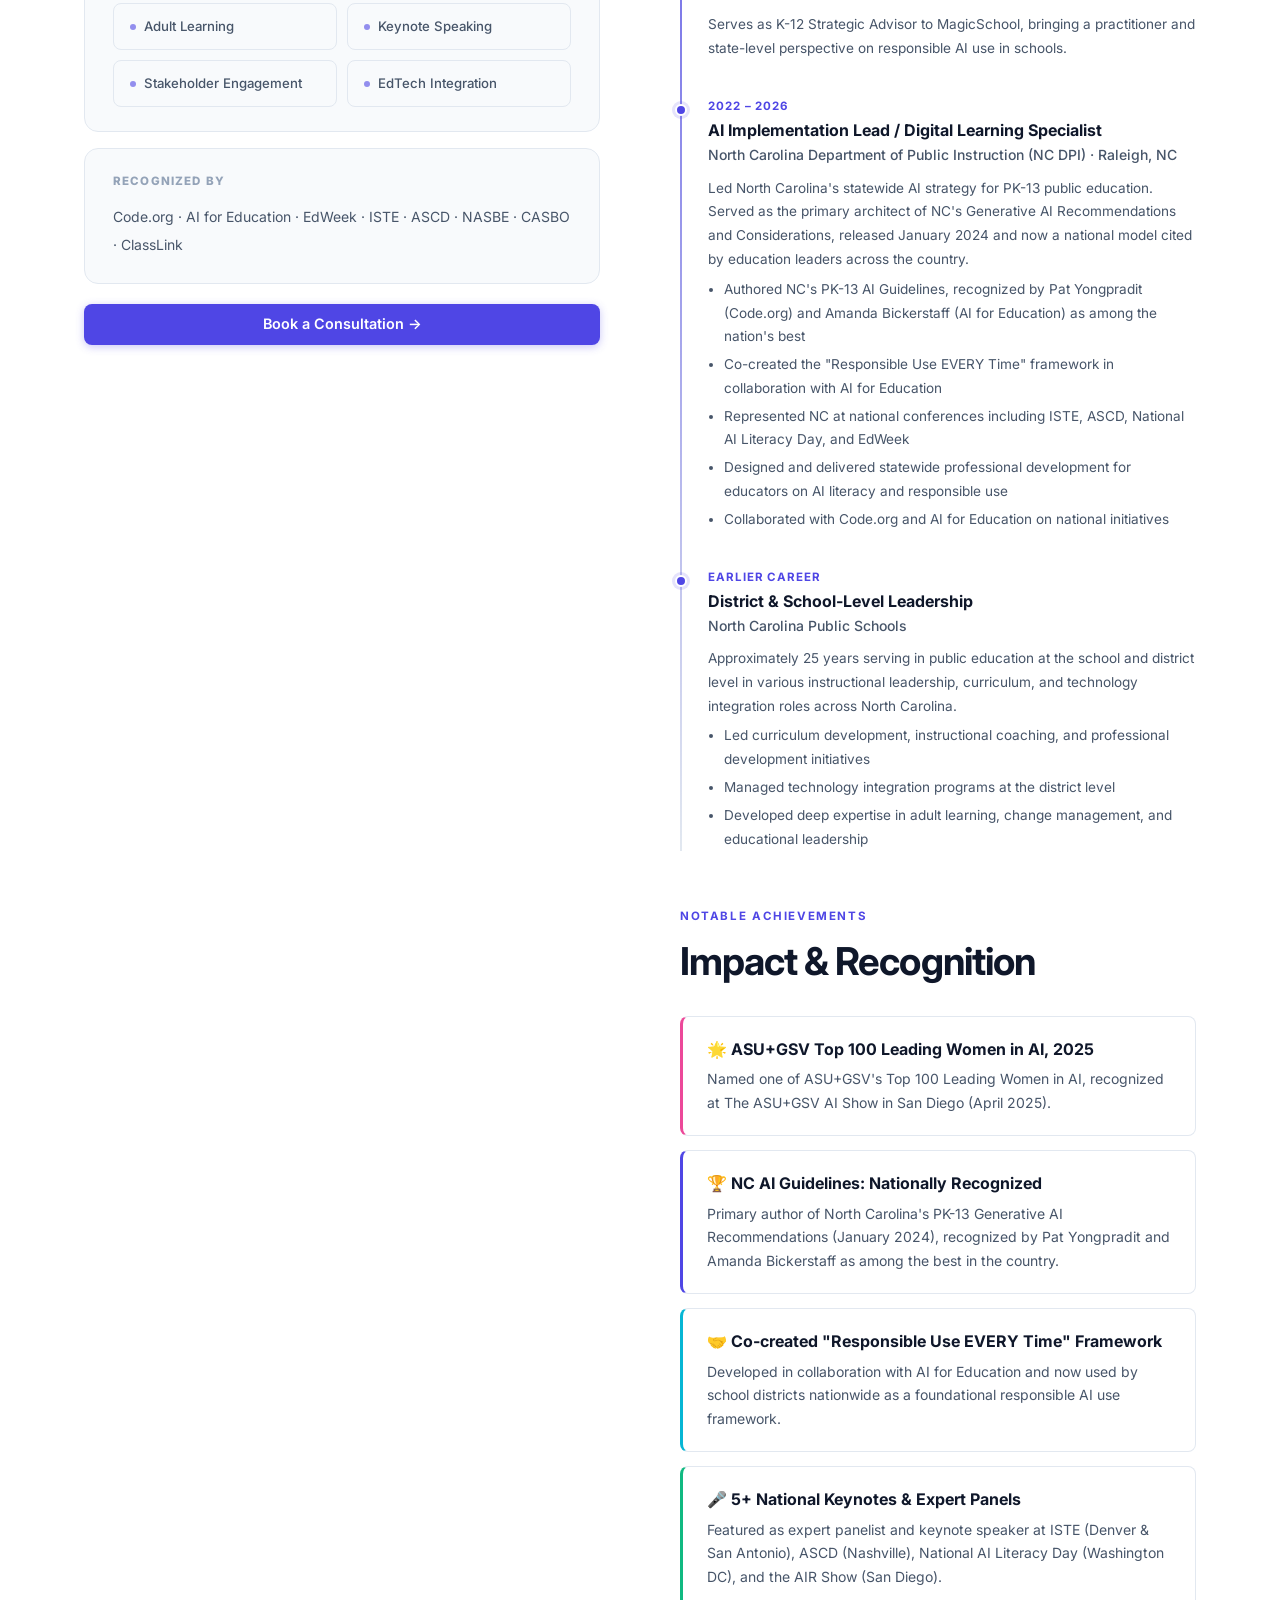
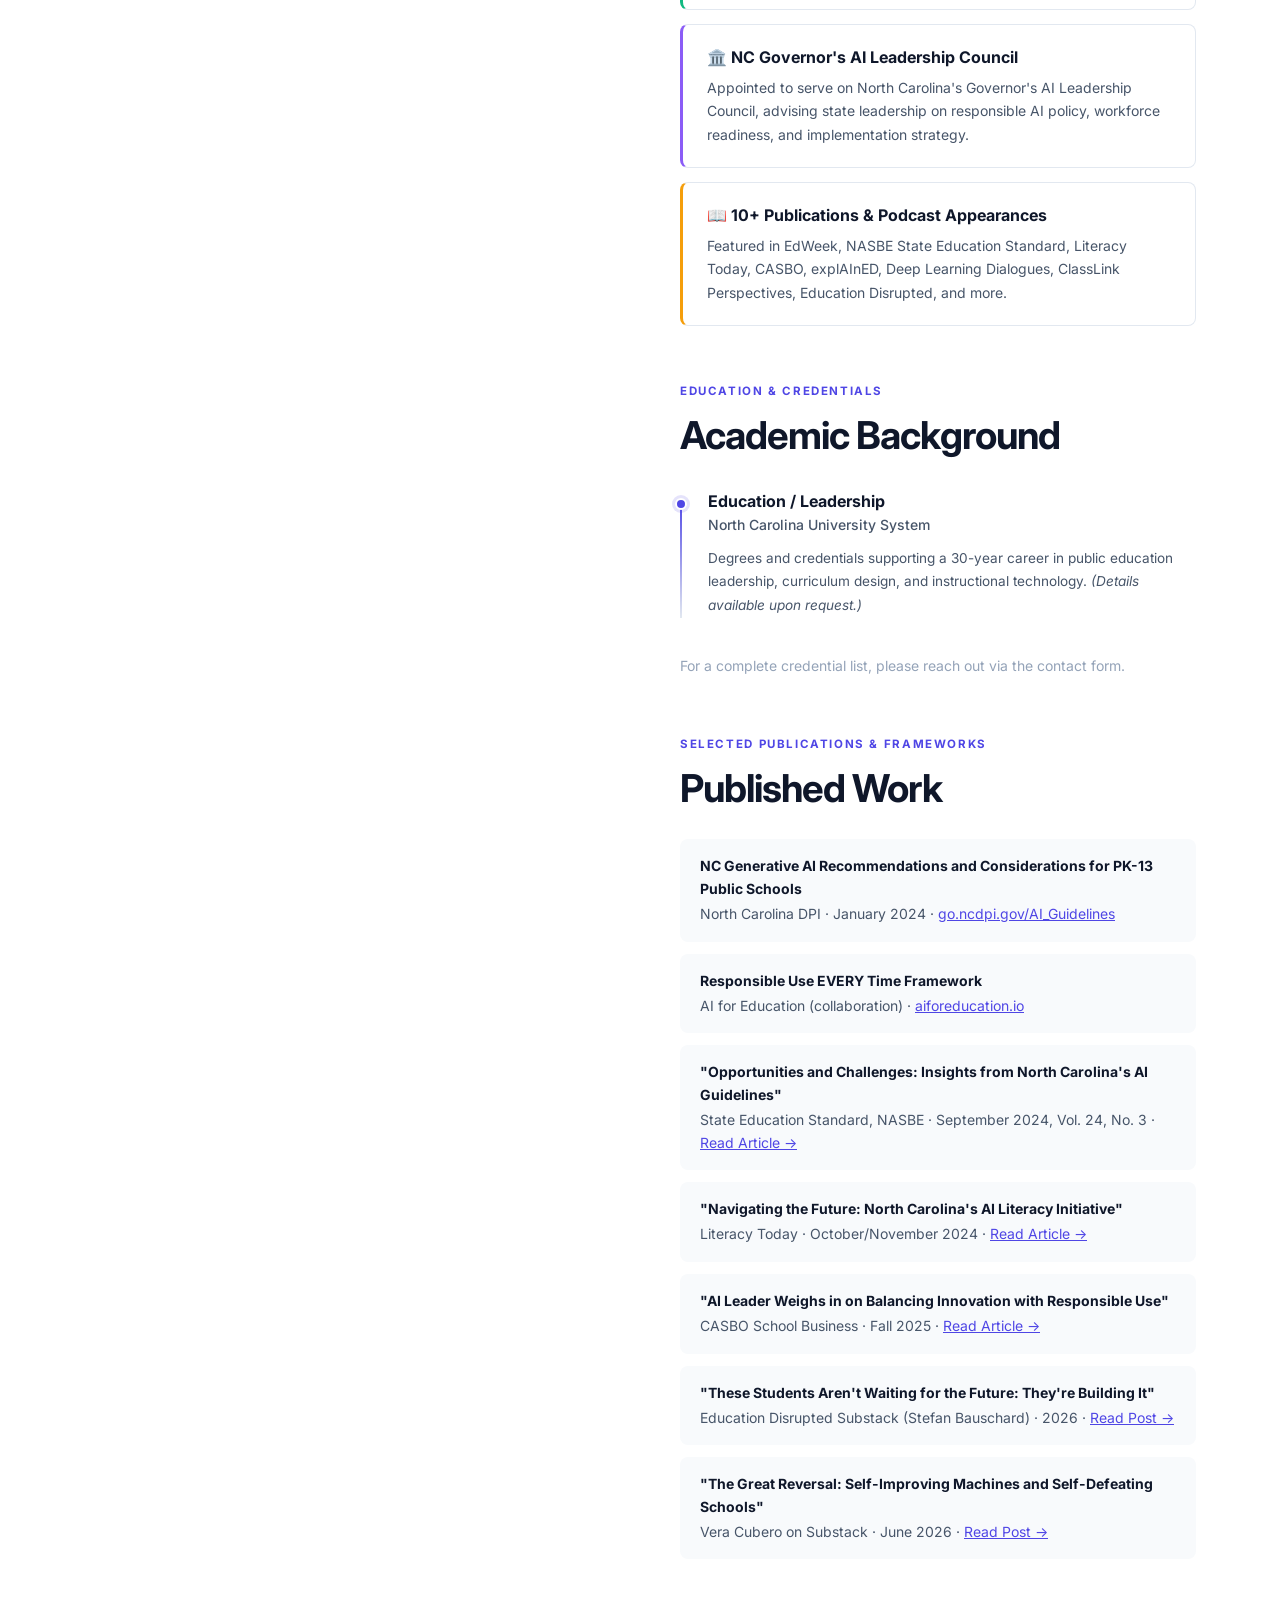
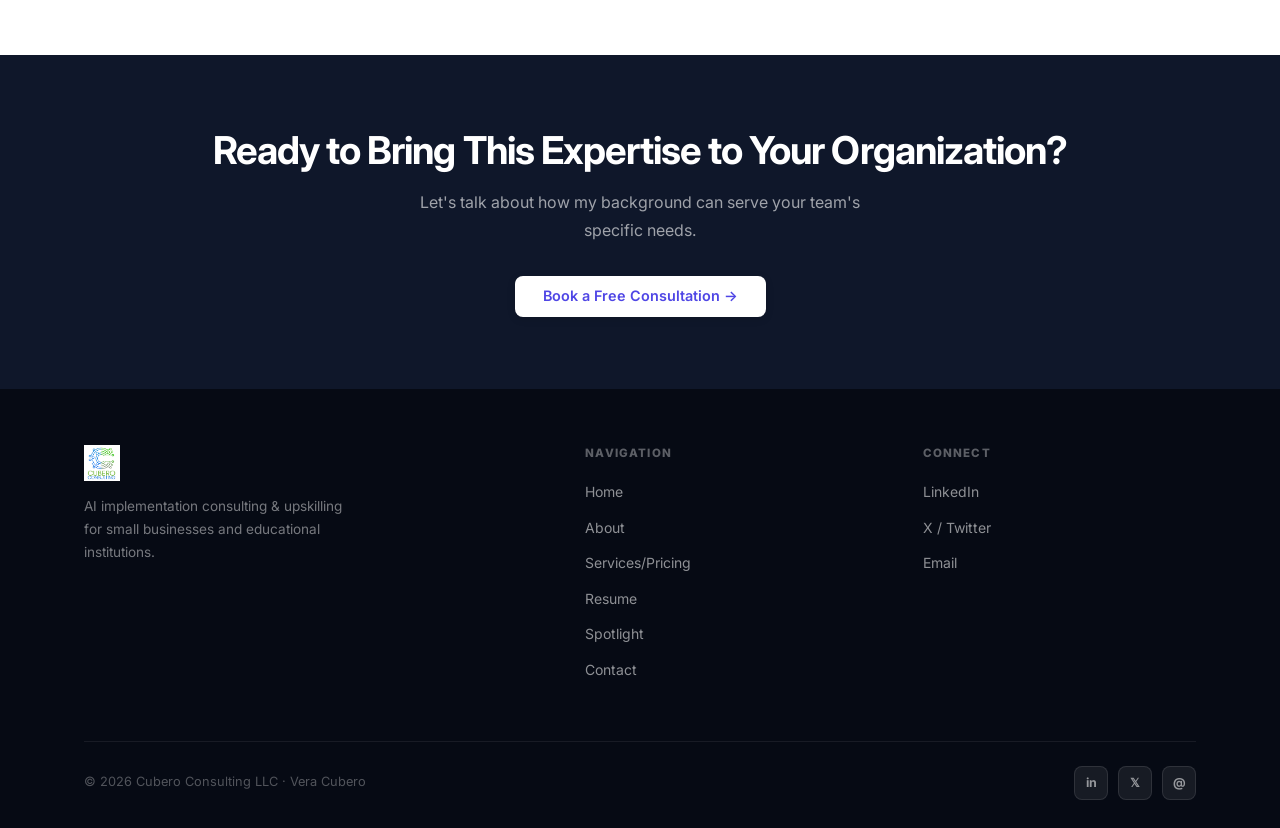
<file: resume.html>
<!DOCTYPE html>
<html lang="en">
<head>
  <meta charset="UTF-8" />
  <meta name="viewport" content="width=device-width, initial-scale=1.0" />
  <title>Resume | Vera Cubero | Cubero Consulting</title>
  <meta name="description" content="30-year education veteran, author of North Carolina's nationally recognized AI Guidelines, and now independent AI implementation consultant." />
  <link rel="preconnect" href="https://fonts.googleapis.com" />
  <link rel="preconnect" href="https://fonts.gstatic.com" crossorigin />
  <link href="https://fonts.googleapis.com/css2?family=Inter:wght@400;500;600;700;800;900&display=swap" rel="stylesheet" />
  <link rel="stylesheet" href="css/styles.css?v=2" />
</head>
<body>

  <!-- ===== NAVIGATION ===== -->
  <nav class="nav">
    <div class="container">
      <div class="nav-inner">
        <a href="index.html" class="nav-logo">
          <img src="Cubero%20Consulting.png" alt="Cubero Consulting" style="height:40px; width:auto;" />
        </a>
        <ul class="nav-links" id="navLinks">
          <li><a href="index.html">Home</a></li>
          <li><a href="resume.html" class="active">Resume</a></li>
          <li><a href="spotlight.html">Spotlight</a></li>
          <li><a href="pricing.html">Services/Pricing</a></li>
          <li><a href="index.html#contact" class="nav-cta">Book a Consultation</a></li>
        </ul>
        <button class="nav-toggle" id="navToggle" aria-label="Toggle menu">☰</button>
      </div>
    </div>
  </nav>

  <!-- ===== PAGE HERO ===== -->
  <section class="page-hero">
    <div class="container">
      <span class="section-label" style="color: var(--accent-light); display:block; margin-bottom:10px;">Professional Background</span>
      <h1>Vera Cubero</h1>
      <p>30-year veteran of public education · AI Implementation Consultant · Author of NC's Nationally Recognized AI Guidelines</p>
    </div>
  </section>

  <!-- ===== MAIN RESUME CONTENT ===== -->
  <section class="section">
    <div class="container">
      <div class="resume-grid">

        <!-- SIDEBAR -->
        <div class="resume-sidebar">
          <img
            src="images/vera-lectern.jpg"
            alt="Vera Cubero speaking at a lectern"
            class="resume-photo"
            style="object-position: center 0%;"
            onerror="this.style.display='none'; this.nextElementSibling.style.display='flex';"
          />
          <div class="resume-photo-placeholder" style="display:none;">VC</div>

          <div class="sidebar-card">
            <h4>Contact</h4>
            <p>
              <a href="mailto:info@cuberoconsulting.com">info@cuberoconsulting.com</a><br />
              Pisgah Forest, NC<br /><br />
              <a href="https://www.linkedin.com/in/veracubero/" target="_blank" rel="noopener">LinkedIn: /in/veracubero</a><br />
              <a href="https://x.com/cuberovera" target="_blank" rel="noopener">X: @cuberovera</a>
            </p>
          </div>

          <div class="sidebar-card">
            <h4>Key Expertise</h4>
            <div class="expertise-grid">
              <div class="expertise-item"><div class="expertise-dot"></div>AI Strategy</div>
              <div class="expertise-item"><div class="expertise-dot"></div>Policy Development</div>
              <div class="expertise-item"><div class="expertise-dot"></div>Instructional Design</div>
              <div class="expertise-item"><div class="expertise-dot"></div>Professional PD</div>
              <div class="expertise-item"><div class="expertise-dot"></div>Curriculum Design</div>
              <div class="expertise-item"><div class="expertise-dot"></div>Change Management</div>
              <div class="expertise-item"><div class="expertise-dot"></div>Adult Learning</div>
              <div class="expertise-item"><div class="expertise-dot"></div>Keynote Speaking</div>
              <div class="expertise-item"><div class="expertise-dot"></div>Stakeholder Engagement</div>
              <div class="expertise-item"><div class="expertise-dot"></div>EdTech Integration</div>
            </div>
          </div>

          <div class="sidebar-card">
            <h4>Recognized By</h4>
            <p style="line-height: 2;">
              Code.org · AI for Education · EdWeek · ISTE · ASCD · NASBE · CASBO · ClassLink
            </p>
          </div>

          <div style="margin-top: 20px;">
            <a href="index.html#contact" class="btn btn-primary" style="width:100%; justify-content:center;">Book a Consultation →</a>
          </div>
        </div>

        <!-- MAIN CONTENT -->
        <div class="resume-main">

          <!-- PROFESSIONAL SUMMARY -->
          <div style="margin-bottom: 56px;">
            <span class="section-label">Professional Summary</span>
            <h2 style="margin-bottom: 20px;">A Career Built at Every Level of Education</h2>
            <p>I've spent 30 years in public education working at the classroom, school, district, and state levels, which has given me a rare vantage point on how change actually happens in complex organizations. My most recent role at the North Carolina Department of Public Instruction put me at the center of one of the most significant shifts in education in decades: the arrival of generative AI.</p>
            <p style="margin-top:16px;">As the state's lead AI implementer, I wrote policy, built coalitions, trained educators, navigated stakeholder resistance, and designed frameworks that balanced innovation with responsibility. The result was a set of guidelines recognized nationally as a model for other states.</p>
            <p style="margin-top:16px;">Now, as an independent consultant, I bring that same systems-thinking, people-first approach to small businesses and educational institutions ready to navigate the AI era with clarity and purpose.</p>
          </div>

          <!-- EXPERIENCE -->
          <div style="margin-bottom: 56px;">
            <span class="section-label">Experience</span>
            <h2 style="margin-bottom: 32px;">Professional History</h2>

            <div class="timeline">

              <div class="timeline-item">
                <div class="timeline-period">2026 – Present</div>
                <div class="timeline-title">Founder &amp; Principal Consultant</div>
                <div class="timeline-org">Cubero Consulting LLC · Pisgah Forest, NC</div>
                <div class="timeline-desc">
                  Independent AI implementation consultant helping small businesses and educational institutions navigate the AI era with clarity, confidence, and purpose.
                  <ul>
                    <li>Delivering keynotes, workshops, and strategy sessions for K-12, higher education, and business clients</li>
                    <li>Supporting organizations in developing AI policies, guidelines, and implementation roadmaps</li>
                    <li>Providing leadership coaching for executives and district leaders on workforce AI integration</li>
                  </ul>
                </div>
              </div>

              <div class="timeline-item">
                <div class="timeline-period">Current</div>
                <div class="timeline-title">K-12 Strategic Advisor</div>
                <div class="timeline-org">MagicSchool</div>
                <div class="timeline-desc">
                  Serves as K-12 Strategic Advisor to MagicSchool, bringing a practitioner and state-level perspective on responsible AI use in schools.
                </div>
              </div>

              <div class="timeline-item">
                <div class="timeline-period">2022 – 2026</div>
                <div class="timeline-title">AI Implementation Lead / Digital Learning Specialist</div>
                <div class="timeline-org">North Carolina Department of Public Instruction (NC DPI) · Raleigh, NC</div>
                <div class="timeline-desc">
                  Led North Carolina's statewide AI strategy for PK-13 public education. Served as the primary architect of NC's Generative AI Recommendations and Considerations, released January 2024 and now a national model cited by education leaders across the country.
                  <ul>
                    <li>Authored NC's PK-13 AI Guidelines, recognized by Pat Yongpradit (Code.org) and Amanda Bickerstaff (AI for Education) as among the nation's best</li>
                    <li>Co-created the "Responsible Use EVERY Time" framework in collaboration with AI for Education</li>
                    <li>Represented NC at national conferences including ISTE, ASCD, National AI Literacy Day, and EdWeek</li>
                    <li>Designed and delivered statewide professional development for educators on AI literacy and responsible use</li>
                    <li>Collaborated with Code.org and AI for Education on national initiatives</li>
                  </ul>
                </div>
              </div>

              <div class="timeline-item">
                <div class="timeline-period">Earlier Career</div>
                <div class="timeline-title">District &amp; School-Level Leadership</div>
                <div class="timeline-org">North Carolina Public Schools</div>
                <div class="timeline-desc">
                  Approximately 25 years serving in public education at the school and district level in various instructional leadership, curriculum, and technology integration roles across North Carolina.
                  <ul>
                    <li>Led curriculum development, instructional coaching, and professional development initiatives</li>
                    <li>Managed technology integration programs at the district level</li>
                    <li>Developed deep expertise in adult learning, change management, and educational leadership</li>
                  </ul>
                </div>
              </div>

            </div>
          </div>

          <!-- KEY ACHIEVEMENTS -->
          <div style="margin-bottom: 56px;">
            <span class="section-label">Notable Achievements</span>
            <h2 style="margin-bottom: 32px;">Impact &amp; Recognition</h2>

            <div style="display:flex; flex-direction:column; gap:14px;">

              <div style="padding:20px 24px; border:1px solid var(--border); border-radius:var(--radius-sm); border-left: 3px solid #EC4899;">
                <div style="font-weight:700; color:var(--text-primary); margin-bottom:5px;">🌟 ASU+GSV Top 100 Leading Women in AI, 2025</div>
                <div style="font-size:0.875rem; color:var(--text-secondary); line-height:1.7;">Named one of ASU+GSV's Top 100 Leading Women in AI, recognized at The ASU+GSV AI Show in San Diego (April 2025).</div>
              </div>

              <div style="padding:20px 24px; border:1px solid var(--border); border-radius:var(--radius-sm); border-left: 3px solid var(--accent);">
                <div style="font-weight:700; color:var(--text-primary); margin-bottom:5px;">🏆 NC AI Guidelines: Nationally Recognized</div>
                <div style="font-size:0.875rem; color:var(--text-secondary); line-height:1.7;">Primary author of North Carolina's PK-13 Generative AI Recommendations (January 2024), recognized by Pat Yongpradit and Amanda Bickerstaff as among the best in the country.</div>
              </div>

              <div style="padding:20px 24px; border:1px solid var(--border); border-radius:var(--radius-sm); border-left: 3px solid var(--accent-cyan);">
                <div style="font-weight:700; color:var(--text-primary); margin-bottom:5px;">🤝 Co-created "Responsible Use EVERY Time" Framework</div>
                <div style="font-size:0.875rem; color:var(--text-secondary); line-height:1.7;">Developed in collaboration with AI for Education and now used by school districts nationwide as a foundational responsible AI use framework.</div>
              </div>

              <div style="padding:20px 24px; border:1px solid var(--border); border-radius:var(--radius-sm); border-left: 3px solid #10B981;">
                <div style="font-weight:700; color:var(--text-primary); margin-bottom:5px;">🎤 5+ National Keynotes &amp; Expert Panels</div>
                <div style="font-size:0.875rem; color:var(--text-secondary); line-height:1.7;">Featured as expert panelist and keynote speaker at ISTE (Denver &amp; San Antonio), ASCD (Nashville), National AI Literacy Day (Washington DC), and the AIR Show (San Diego).</div>
              </div>

              <div style="padding:20px 24px; border:1px solid var(--border); border-radius:var(--radius-sm); border-left: 3px solid #8B5CF6;">
                <div style="font-weight:700; color:var(--text-primary); margin-bottom:5px;">🏛️ NC Governor's AI Leadership Council</div>
                <div style="font-size:0.875rem; color:var(--text-secondary); line-height:1.7;">Appointed to serve on North Carolina's Governor's AI Leadership Council, advising state leadership on responsible AI policy, workforce readiness, and implementation strategy.</div>
              </div>

              <div style="padding:20px 24px; border:1px solid var(--border); border-radius:var(--radius-sm); border-left: 3px solid #F59E0B;">
                <div style="font-weight:700; color:var(--text-primary); margin-bottom:5px;">📖 10+ Publications &amp; Podcast Appearances</div>
                <div style="font-size:0.875rem; color:var(--text-secondary); line-height:1.7;">Featured in EdWeek, NASBE State Education Standard, Literacy Today, CASBO, explAInED, Deep Learning Dialogues, ClassLink Perspectives, Education Disrupted, and more.</div>
              </div>

            </div>
          </div>

          <!-- EDUCATION & CREDENTIALS -->
          <div style="margin-bottom: 56px;">
            <span class="section-label">Education &amp; Credentials</span>
            <h2 style="margin-bottom: 32px;">Academic Background</h2>
            <div class="timeline">
              <div class="timeline-item">
                <div class="timeline-title">Education / Leadership</div>
                <div class="timeline-org">North Carolina University System</div>
                <div class="timeline-desc">Degrees and credentials supporting a 30-year career in public education leadership, curriculum design, and instructional technology. <em>(Details available upon request.)</em></div>
              </div>
            </div>
            <p style="font-size:0.875rem; color:var(--text-muted); margin-top:8px;">For a complete credential list, please reach out via the contact form.</p>
          </div>

          <!-- PUBLICATIONS -->
          <div>
            <span class="section-label">Selected Publications &amp; Frameworks</span>
            <h2 style="margin-bottom: 28px;">Published Work</h2>
            <div style="display:flex; flex-direction:column; gap:12px;">
              <div style="padding:16px 20px; background:var(--bg-surface); border-radius:var(--radius-sm); font-size:0.875rem; color:var(--text-secondary);">
                <strong style="color:var(--text-primary); display:block; margin-bottom:3px;">NC Generative AI Recommendations and Considerations for PK-13 Public Schools</strong>
                North Carolina DPI · January 2024 · <a href="https://go.ncdpi.gov/AI_Guidelines" target="_blank" rel="noopener">go.ncdpi.gov/AI_Guidelines</a>
              </div>
              <div style="padding:16px 20px; background:var(--bg-surface); border-radius:var(--radius-sm); font-size:0.875rem; color:var(--text-secondary);">
                <strong style="color:var(--text-primary); display:block; margin-bottom:3px;">Responsible Use EVERY Time Framework</strong>
                AI for Education (collaboration) · <a href="https://www.aiforeducation.io/blog/updated-ai-every-framework" target="_blank" rel="noopener">aiforeducation.io</a>
              </div>
              <div style="padding:16px 20px; background:var(--bg-surface); border-radius:var(--radius-sm); font-size:0.875rem; color:var(--text-secondary);">
                <strong style="color:var(--text-primary); display:block; margin-bottom:3px;">"Opportunities and Challenges: Insights from North Carolina's AI Guidelines"</strong>
                State Education Standard, NASBE · September 2024, Vol. 24, No. 3 · <a href="https://www.nasbe.org/opportunities-and-challenges-insights-from-north-carolinas-ai-guidelines/" target="_blank" rel="noopener">Read Article →</a>
              </div>
              <div style="padding:16px 20px; background:var(--bg-surface); border-radius:var(--radius-sm); font-size:0.875rem; color:var(--text-secondary);">
                <strong style="color:var(--text-primary); display:block; margin-bottom:3px;">"Navigating the Future: North Carolina's AI Literacy Initiative"</strong>
                Literacy Today · October/November 2024 · <a href="https://publuu.com/flip-book/24429/1497535/page/16" target="_blank" rel="noopener">Read Article →</a>
              </div>
              <div style="padding:16px 20px; background:var(--bg-surface); border-radius:var(--radius-sm); font-size:0.875rem; color:var(--text-secondary);">
                <strong style="color:var(--text-primary); display:block; margin-bottom:3px;">"AI Leader Weighs in on Balancing Innovation with Responsible Use"</strong>
                CASBO School Business · Fall 2025 · <a href="https://www.casbo.org/articles/csbm/vera-cubero-balancing-innovation-with-responsible-use/" target="_blank" rel="noopener">Read Article →</a>
              </div>
              <div style="padding:16px 20px; background:var(--bg-surface); border-radius:var(--radius-sm); font-size:0.875rem; color:var(--text-secondary);">
                <strong style="color:var(--text-primary); display:block; margin-bottom:3px;">"These Students Aren't Waiting for the Future: They're Building It"</strong>
                Education Disrupted Substack (Stefan Bauschard) · 2026 · <a href="https://stefanbauschard.substack.com/p/vera-cubero-guest-post-these-students" target="_blank" rel="noopener">Read Post →</a>
              </div>
              <div style="padding:16px 20px; background:var(--bg-surface); border-radius:var(--radius-sm); font-size:0.875rem; color:var(--text-secondary);">
                <strong style="color:var(--text-primary); display:block; margin-bottom:3px;">"The Great Reversal: Self-Improving Machines and Self-Defeating Schools"</strong>
                Vera Cubero on Substack · June 2026 · <a href="https://vcubero.substack.com/p/the-great-reversal" target="_blank" rel="noopener">Read Post →</a>
              </div>
            </div>
          </div>

        </div><!-- /resume-main -->
      </div>
    </div>
  </section>

  <!-- ===== CTA ===== -->
  <section style="background: var(--bg-dark); padding: 72px 0; text-align:center;">
    <div class="container">
      <h2 style="color:white; margin-bottom:14px;">Ready to Bring This Expertise to Your Organization?</h2>
      <p style="color:rgba(255,255,255,0.6); max-width:500px; margin:0 auto 32px;">Let's talk about how my background can serve your team's specific needs.</p>
      <a href="index.html#contact" class="btn btn-white">Book a Free Consultation →</a>
    </div>
  </section>

  <!-- ===== FOOTER ===== -->
  <footer class="footer">
    <div class="container">
      <div class="footer-inner">
        <div class="footer-brand">
          <a href="index.html" class="nav-logo">
            <img src="Cubero%20Consulting.png" alt="Cubero Consulting" style="height:36px; width:auto;" />
          </a>
          <p class="footer-brand-desc">AI implementation consulting &amp; upskilling for small businesses and educational institutions.</p>
        </div>
        <div class="footer-col">
          <h4>Navigation</h4>
          <ul>
            <li><a href="index.html">Home</a></li>
            <li><a href="index.html#about">About</a></li>
            <li><a href="pricing.html">Services/Pricing</a></li>
            <li><a href="resume.html">Resume</a></li>
            <li><a href="spotlight.html">Spotlight</a></li>
            <li><a href="index.html#contact">Contact</a></li>
          </ul>
        </div>
        <div class="footer-col">
          <h4>Connect</h4>
          <ul>
            <li><a href="https://www.linkedin.com/in/veracubero/" target="_blank" rel="noopener">LinkedIn</a></li>
            <li><a href="https://x.com/cuberovera" target="_blank" rel="noopener">X / Twitter</a></li>
            <li><a href="mailto:info@cuberoconsulting.com">Email</a></li>
          </ul>
        </div>
      </div>
      <div class="footer-bottom">
        <p class="footer-copy">© 2026 Cubero Consulting LLC · Vera Cubero</p>
        <div class="social-links">
          <a href="https://www.linkedin.com/in/veracubero/" class="social-link" target="_blank" rel="noopener" aria-label="LinkedIn">in</a>
          <a href="https://x.com/cuberovera" class="social-link" target="_blank" rel="noopener" aria-label="X">𝕏</a>
          <a href="mailto:info@cuberoconsulting.com" class="social-link" aria-label="Email">@</a>
        </div>
      </div>
    </div>
  </footer>

  <script>
    const toggle = document.getElementById('navToggle');
    const links  = document.getElementById('navLinks');
    toggle.addEventListener('click', () => {
      links.classList.toggle('open');
      toggle.textContent = links.classList.contains('open') ? '✕' : '☰';
    });
  </script>

</body>
</html>
</file>
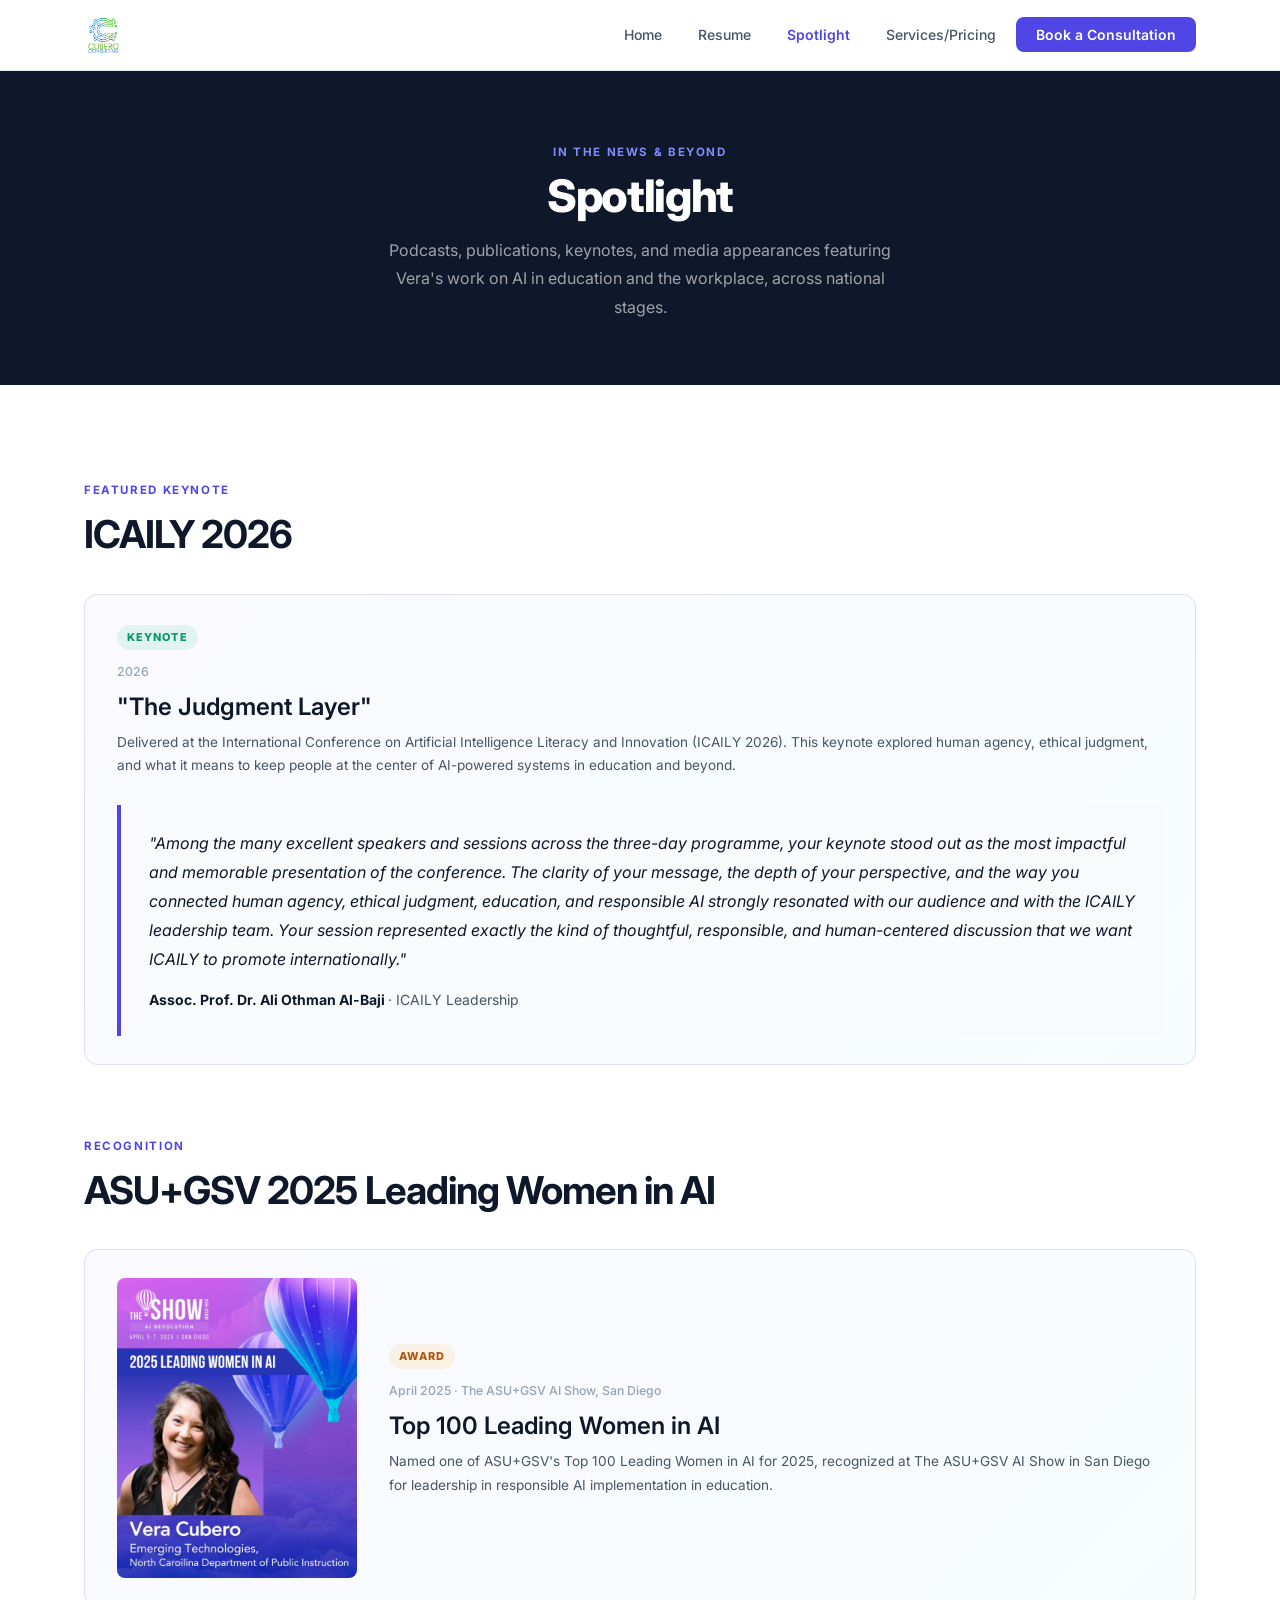
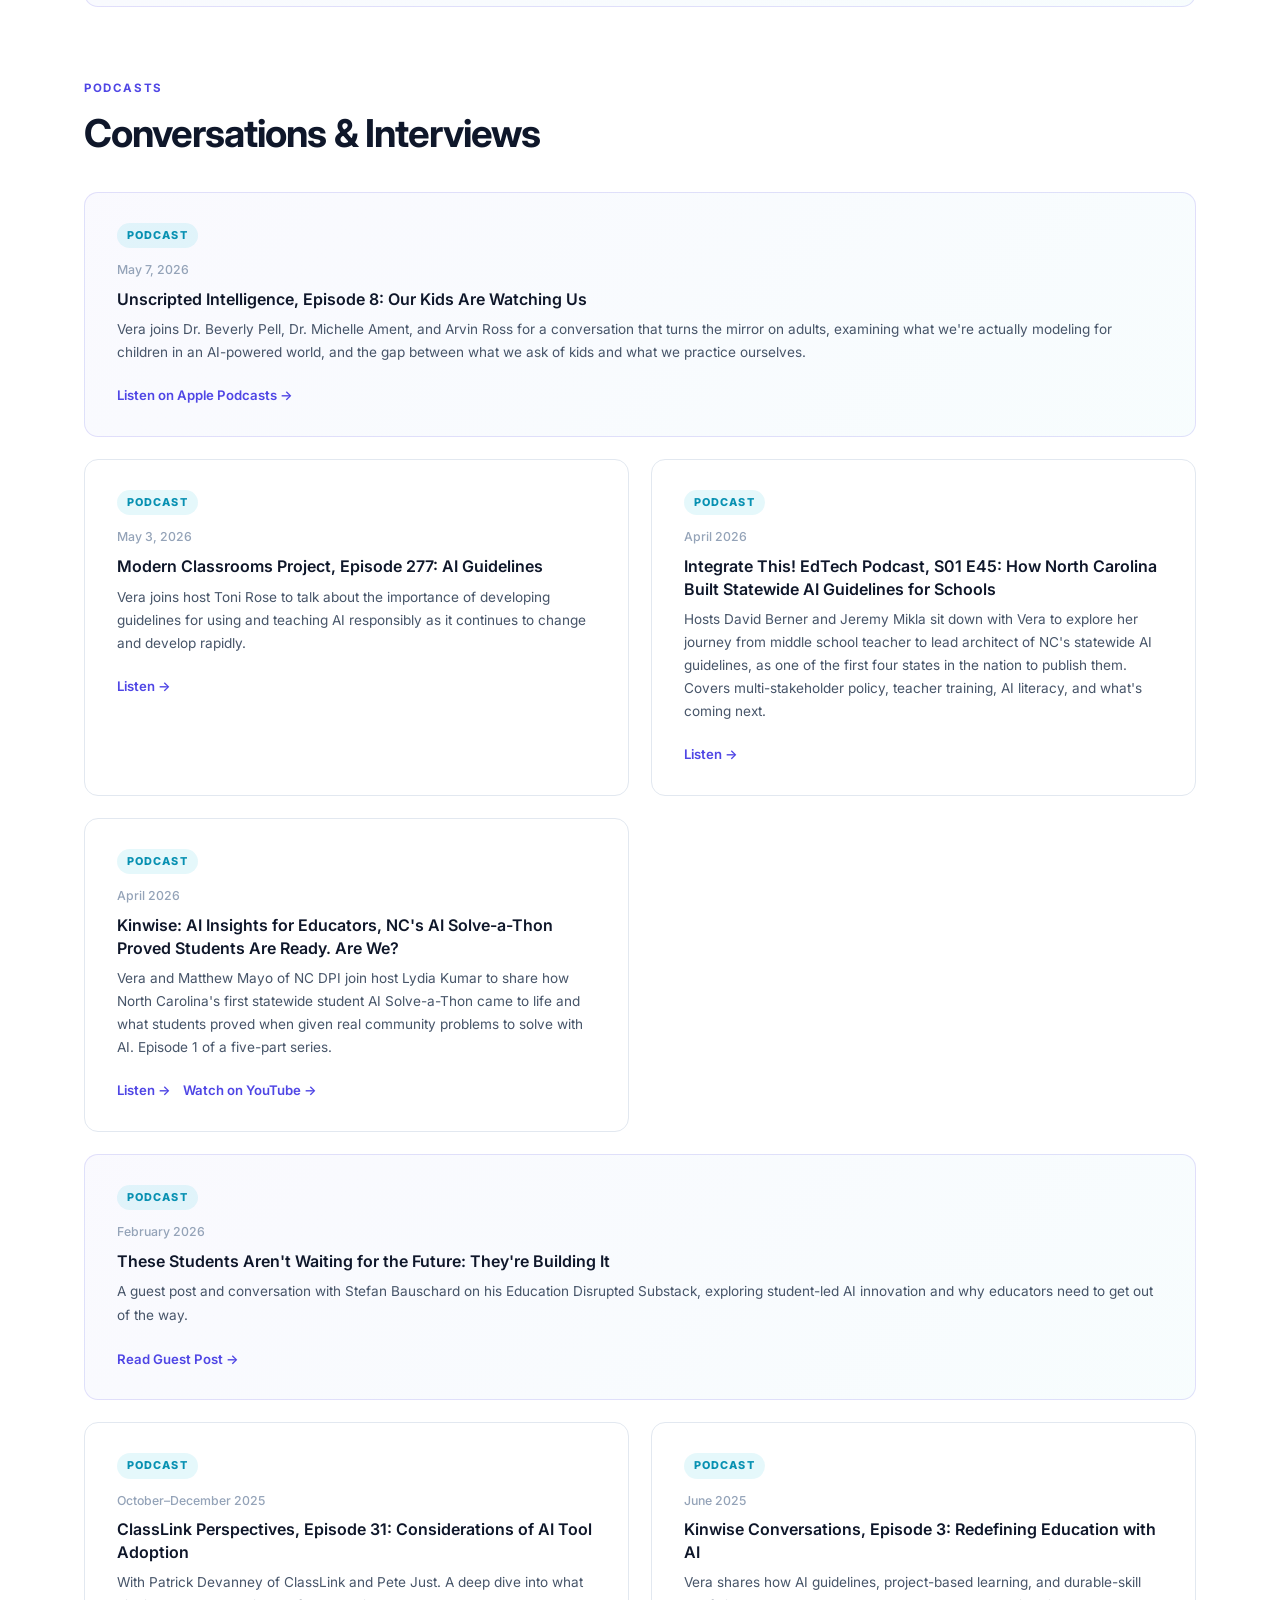
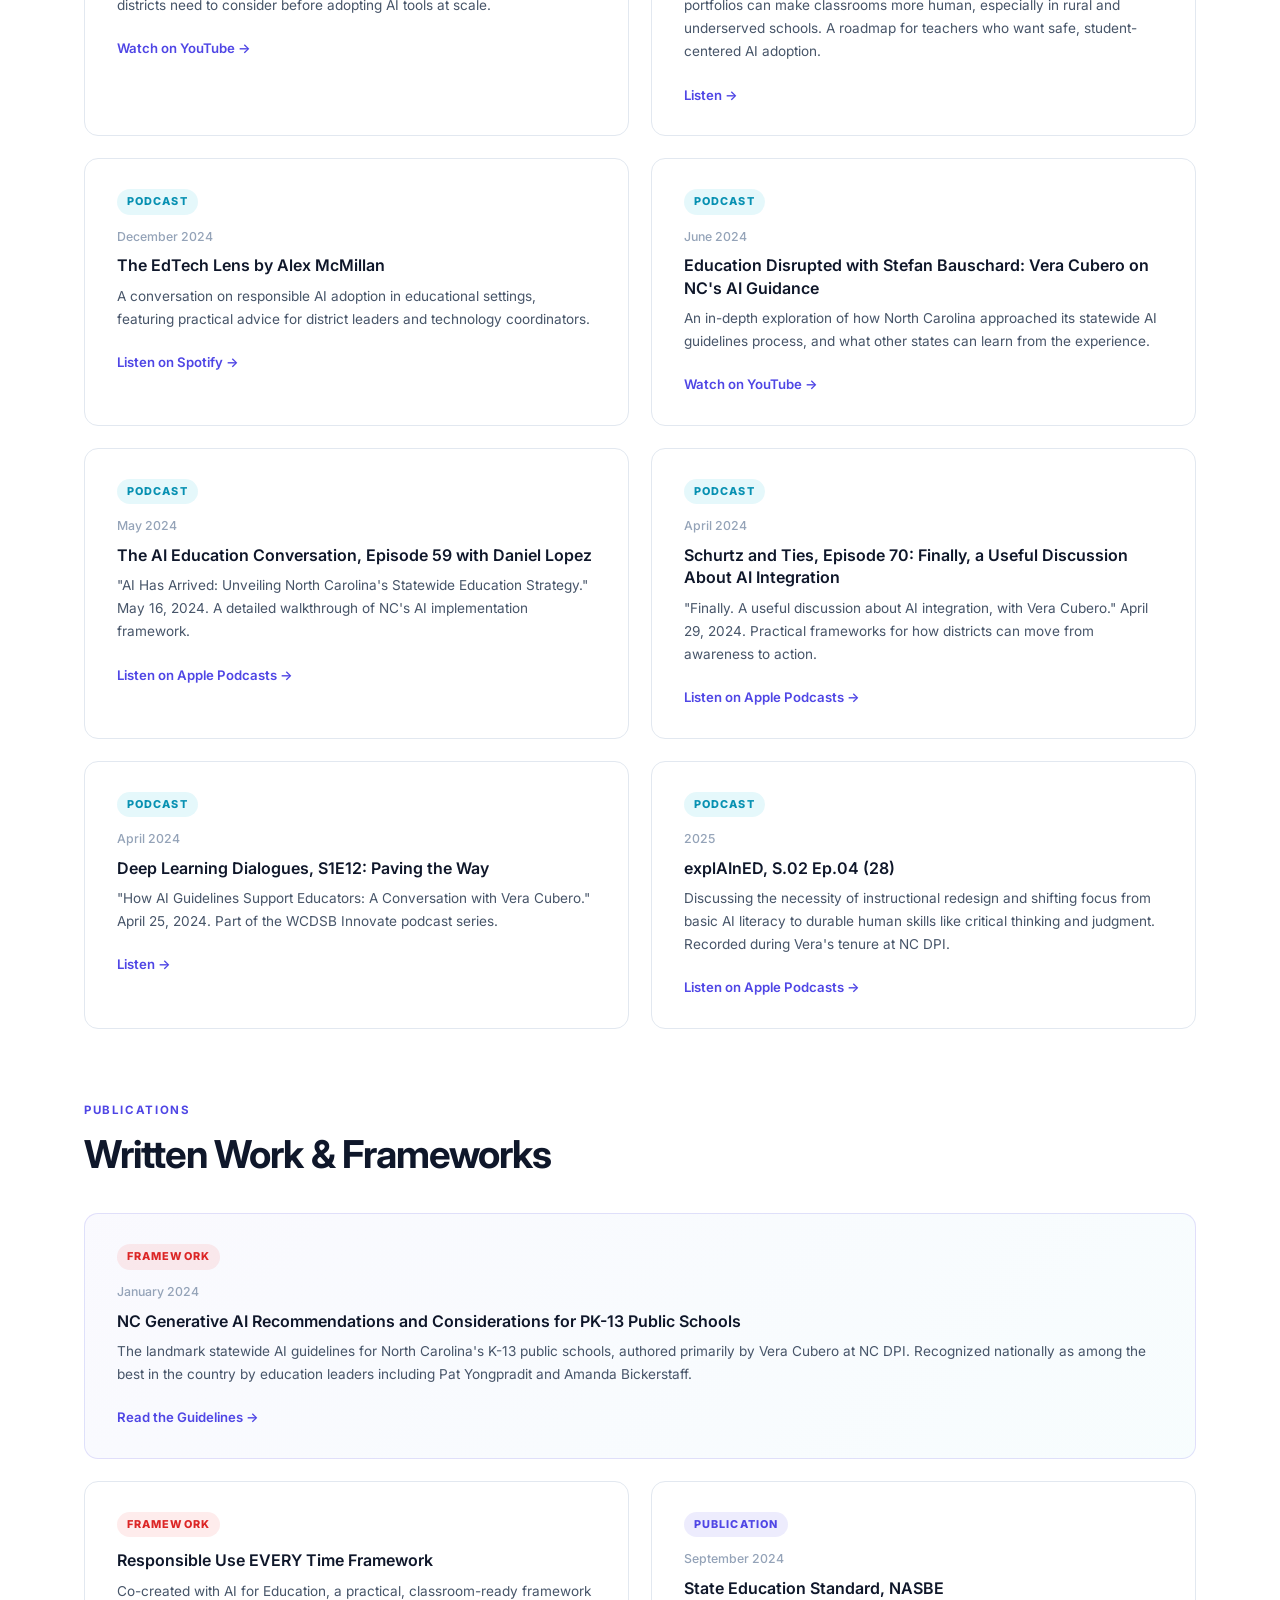
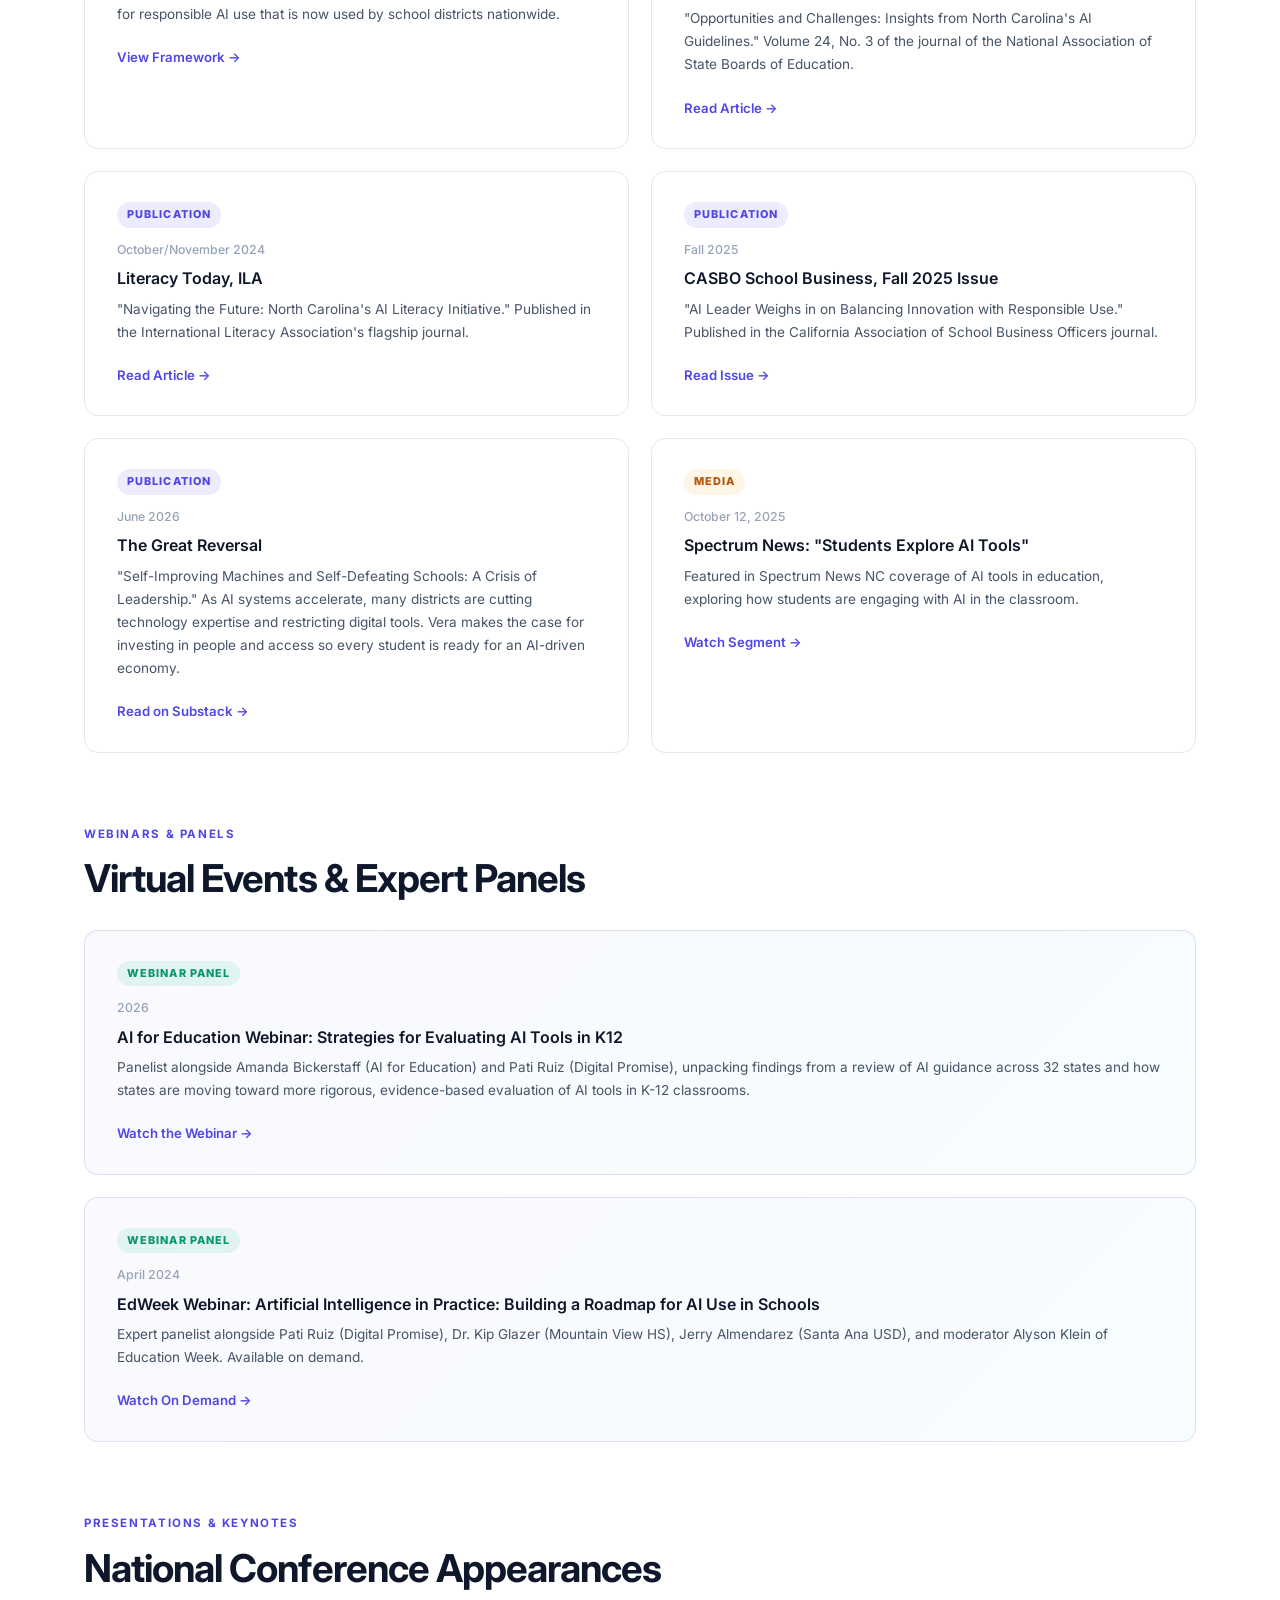
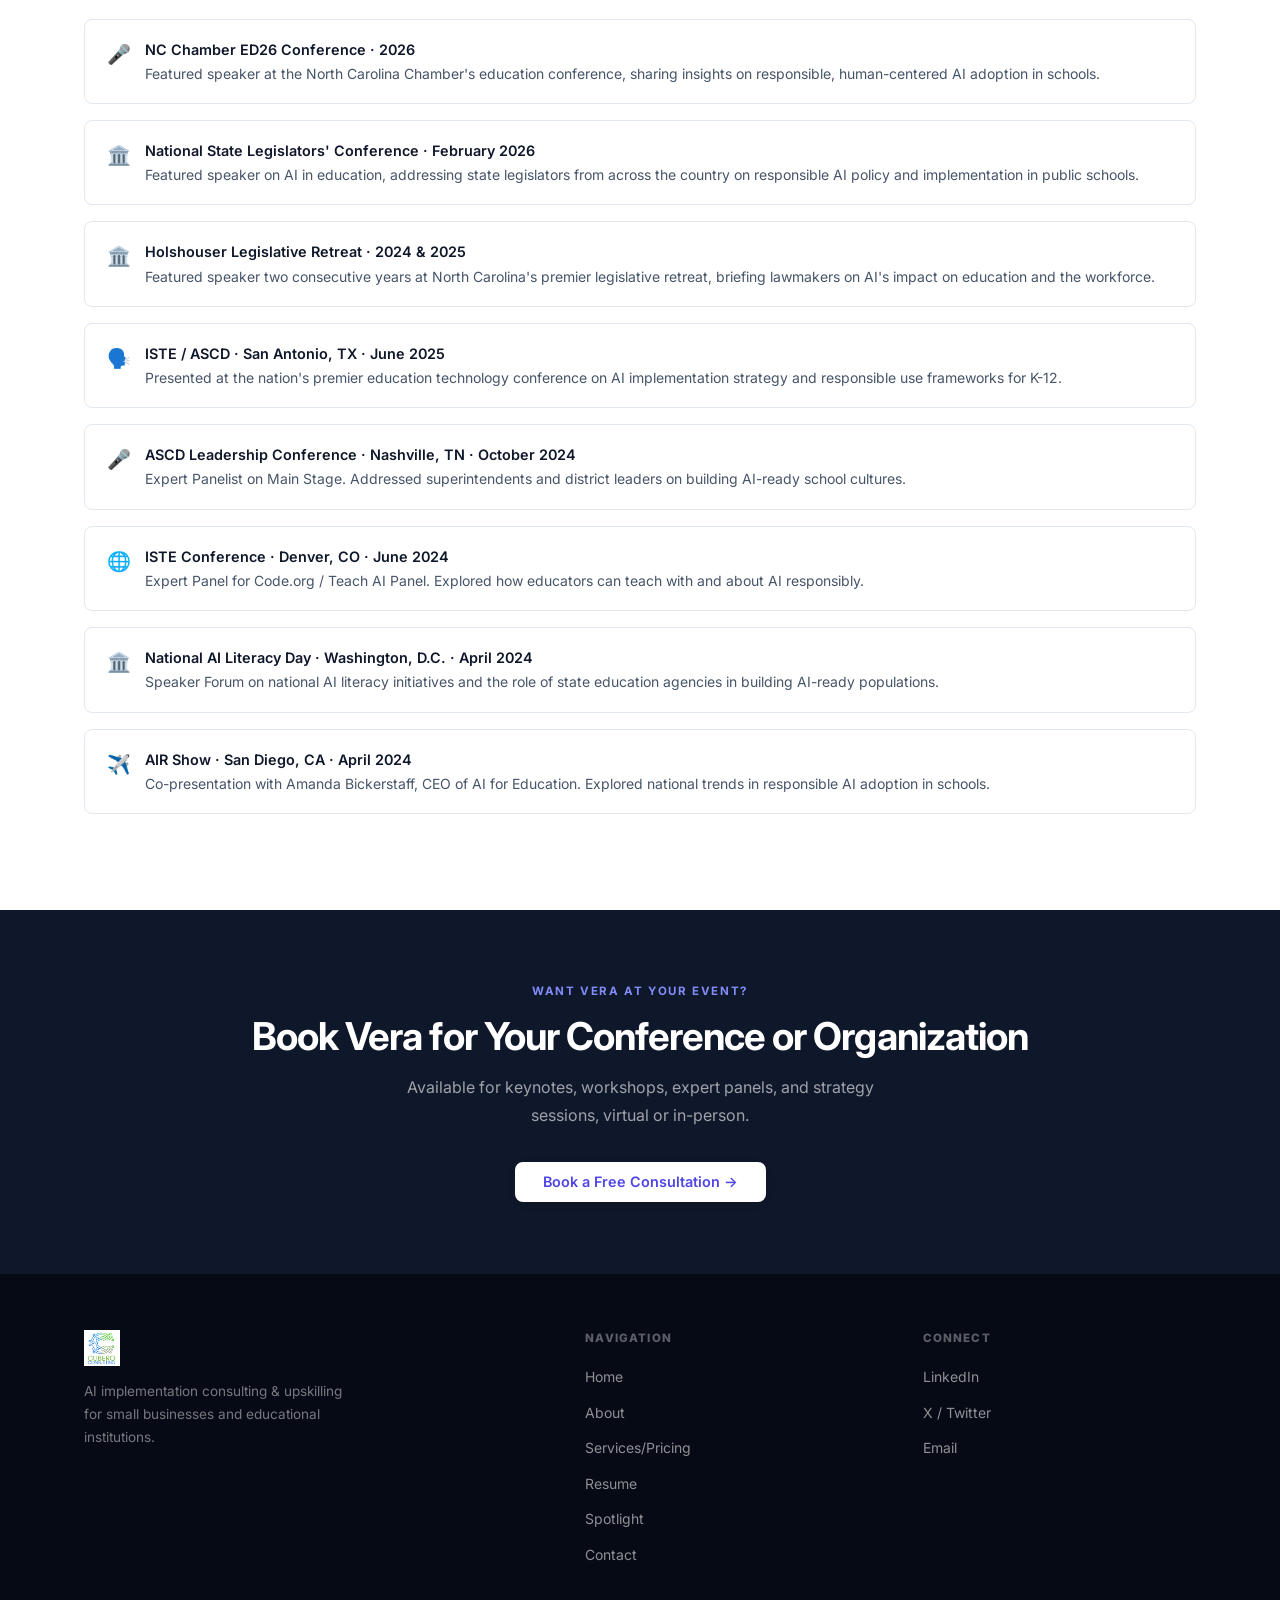
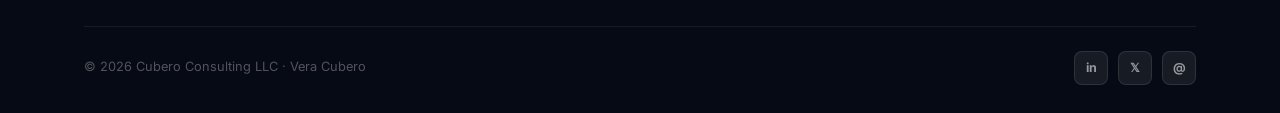
<file: spotlight.html>
<!DOCTYPE html>
<html lang="en">
<head>
  <meta charset="UTF-8" />
  <meta name="viewport" content="width=device-width, initial-scale=1.0" />
  <title>Spotlight | Vera Cubero | Cubero Consulting</title>
  <meta name="description" content="Vera Cubero's media appearances, publications, podcasts, and keynote presentations on AI in education and the workplace." />
  <link rel="preconnect" href="https://fonts.googleapis.com" />
  <link rel="preconnect" href="https://fonts.gstatic.com" crossorigin />
  <link href="https://fonts.googleapis.com/css2?family=Inter:wght@400;500;600;700;800;900&display=swap" rel="stylesheet" />
  <link rel="stylesheet" href="css/styles.css?v=2" />
</head>
<body>

  <!-- ===== NAVIGATION ===== -->
  <nav class="nav">
    <div class="container">
      <div class="nav-inner">
        <a href="index.html" class="nav-logo">
          <img src="Cubero%20Consulting.png" alt="Cubero Consulting" style="height:40px; width:auto;" />
        </a>
        <ul class="nav-links" id="navLinks">
          <li><a href="index.html">Home</a></li>
          <li><a href="resume.html">Resume</a></li>
          <li><a href="spotlight.html" class="active">Spotlight</a></li>
          <li><a href="pricing.html">Services/Pricing</a></li>
          <li><a href="index.html#contact" class="nav-cta">Book a Consultation</a></li>
        </ul>
        <button class="nav-toggle" id="navToggle" aria-label="Toggle menu">☰</button>
      </div>
    </div>
  </nav>

  <!-- ===== PAGE HERO ===== -->
  <section class="page-hero">
    <div class="container">
      <span class="section-label" style="color: var(--accent-light); display:block; margin-bottom:10px;">In the News &amp; Beyond</span>
      <h1>Spotlight</h1>
      <p>Podcasts, publications, keynotes, and media appearances featuring Vera's work on AI in education and the workplace, across national stages.</p>
    </div>
  </section>

  <!-- ===== SPOTLIGHT CONTENT ===== -->
  <section class="section">
    <div class="container">

      <!-- FEATURED KEYNOTE -->
      <div style="margin-bottom: 72px;">
        <span class="section-label">Featured Keynote</span>
        <h2 style="margin-bottom: 36px;">ICAILY 2026</h2>

        <div class="spotlight-card featured">
          <span class="spotlight-type type-presentation">Keynote</span>
          <div class="spotlight-date">2026</div>
          <h3 style="font-size: 1.5rem;">"The Judgment Layer"</h3>
          <p>Delivered at the International Conference on Artificial Intelligence Literacy and Innovation (ICAILY 2026). This keynote explored human agency, ethical judgment, and what it means to keep people at the center of AI-powered systems in education and beyond.</p>

          <blockquote style="margin: 28px 0 0; padding: 24px 28px; background: var(--bg-alt, #F8FAFC); border-left: 4px solid var(--accent); border-radius: 0 var(--radius-sm) var(--radius-sm) 0;">
            <p style="font-size: 1rem; line-height: 1.8; color: var(--text-primary); font-style: italic; margin: 0 0 16px;">"Among the many excellent speakers and sessions across the three-day programme, your keynote stood out as the most impactful and memorable presentation of the conference. The clarity of your message, the depth of your perspective, and the way you connected human agency, ethical judgment, education, and responsible AI strongly resonated with our audience and with the ICAILY leadership team. Your session represented exactly the kind of thoughtful, responsible, and human-centered discussion that we want ICAILY to promote internationally."</p>
            <footer style="font-size: 0.875rem; font-weight: 700; color: var(--text-primary);">Assoc. Prof. Dr. Ali Othman Al-Baji <span style="font-weight: 400; color: var(--text-secondary);">· ICAILY Leadership</span></footer>
          </blockquote>
        </div>
      </div>

      <!-- RECOGNITION -->
      <div style="margin-bottom: 72px;">
        <span class="section-label">Recognition</span>
        <h2 style="margin-bottom: 36px;">ASU+GSV 2025 Leading Women in AI</h2>

        <div class="spotlight-card featured" style="display:flex; gap:32px; align-items:center; flex-wrap:wrap;">
          <img src="images/asu-gsv-leading-women-in-ai-2025.jpg" alt="ASU+GSV 2025 Leading Women in AI, Vera Cubero" style="width:240px; max-width:100%; height:auto; border-radius:var(--radius-sm); flex-shrink:0;" />
          <div style="flex:1; min-width:260px;">
            <span class="spotlight-type type-media">Award</span>
            <div class="spotlight-date">April 2025 · The ASU+GSV AI Show, San Diego</div>
            <h3 style="font-size: 1.5rem;">Top 100 Leading Women in AI</h3>
            <p>Named one of ASU+GSV's Top 100 Leading Women in AI for 2025, recognized at The ASU+GSV AI Show in San Diego for leadership in responsible AI implementation in education.</p>
          </div>
        </div>
      </div>

      <!-- PODCASTS -->
      <div style="margin-bottom: 72px;">
        <span class="section-label">Podcasts</span>
        <h2 style="margin-bottom: 36px;">Conversations &amp; Interviews</h2>

        <div class="spotlight-grid">

          <div class="spotlight-card featured">
            <span class="spotlight-type type-podcast">Podcast</span>
            <div class="spotlight-date">May 7, 2026</div>
            <h3>Unscripted Intelligence, Episode 8: Our Kids Are Watching Us</h3>
            <p>Vera joins Dr. Beverly Pell, Dr. Michelle Ament, and Arvin Ross for a conversation that turns the mirror on adults, examining what we're actually modeling for children in an AI-powered world, and the gap between what we ask of kids and what we practice ourselves.</p>
            <a href="https://podcasts.apple.com/ie/podcast/our-kids-are-watching-us/id1839722478?i=1000766698347" class="spotlight-link" target="_blank" rel="noopener">Listen on Apple Podcasts →</a>
          </div>

          <div class="spotlight-card">
            <span class="spotlight-type type-podcast">Podcast</span>
            <div class="spotlight-date">May 3, 2026</div>
            <h3>Modern Classrooms Project, Episode 277: AI Guidelines</h3>
            <p>Vera joins host Toni Rose to talk about the importance of developing guidelines for using and teaching AI responsibly as it continues to change and develop rapidly.</p>
            <a href="https://podcast.modernclassrooms.org/277" class="spotlight-link" target="_blank" rel="noopener">Listen →</a>
          </div>

          <div class="spotlight-card">
            <span class="spotlight-type type-podcast">Podcast</span>
            <div class="spotlight-date">April 2026</div>
            <h3>Integrate This! EdTech Podcast, S01 E45: How North Carolina Built Statewide AI Guidelines for Schools</h3>
            <p>Hosts David Berner and Jeremy Mikla sit down with Vera to explore her journey from middle school teacher to lead architect of NC's statewide AI guidelines, as one of the first four states in the nation to publish them. Covers multi-stakeholder policy, teacher training, AI literacy, and what's coming next.</p>
            <a href="https://rss.com/podcasts/integrate-this/2695179/" class="spotlight-link" target="_blank" rel="noopener">Listen →</a>
          </div>

          <div class="spotlight-card">
            <span class="spotlight-type type-podcast">Podcast</span>
            <div class="spotlight-date">April 2026</div>
            <h3>Kinwise: AI Insights for Educators, NC's AI Solve-a-Thon Proved Students Are Ready. Are We?</h3>
            <p>Vera and Matthew Mayo of NC DPI join host Lydia Kumar to share how North Carolina's first statewide student AI Solve-a-Thon came to life and what students proved when given real community problems to solve with AI. Episode 1 of a five-part series.</p>
            <a href="https://kinwise.ai/podcast/nc-ai-solve-a-thon-students-ready" class="spotlight-link" target="_blank" rel="noopener">Listen →</a>
            &nbsp;&nbsp;<a href="https://youtu.be/zuKyhnNFRbU" class="spotlight-link" target="_blank" rel="noopener">Watch on YouTube →</a>
          </div>

          <div class="spotlight-card featured">
            <span class="spotlight-type type-podcast">Podcast</span>
            <div class="spotlight-date">February 2026</div>
            <h3>These Students Aren't Waiting for the Future: They're Building It</h3>
            <p>A guest post and conversation with Stefan Bauschard on his Education Disrupted Substack, exploring student-led AI innovation and why educators need to get out of the way.</p>
            <a href="https://stefanbauschard.substack.com/p/vera-cubero-guest-post-these-students" class="spotlight-link" target="_blank" rel="noopener" style="display:inline-block; margin-top:4px;">Read Guest Post →</a>
          </div>

          <div class="spotlight-card">
            <span class="spotlight-type type-podcast">Podcast</span>
            <div class="spotlight-date">October–December 2025</div>
            <h3>ClassLink Perspectives, Episode 31: Considerations of AI Tool Adoption</h3>
            <p>With Patrick Devanney of ClassLink and Pete Just. A deep dive into what districts need to consider before adopting AI tools at scale.</p>
            <a href="https://www.youtube.com/watch?v=cTKUIt_9Srs" class="spotlight-link" target="_blank" rel="noopener">Watch on YouTube →</a>
          </div>

          <div class="spotlight-card">
            <span class="spotlight-type type-podcast">Podcast</span>
            <div class="spotlight-date">June 2025</div>
            <h3>Kinwise Conversations, Episode 3: Redefining Education with AI</h3>
            <p>Vera shares how AI guidelines, project-based learning, and durable-skill portfolios can make classrooms more human, especially in rural and underserved schools. A roadmap for teachers who want safe, student-centered AI adoption.</p>
            <a href="https://kinwise.podbean.com/e/episode-3-redefining-education-with-ai-vera-cubero-on-project-based-learning-and-human-connection/" class="spotlight-link" target="_blank" rel="noopener">Listen →</a>
          </div>

          <div class="spotlight-card">
            <span class="spotlight-type type-podcast">Podcast</span>
            <div class="spotlight-date">December 2024</div>
            <h3>The EdTech Lens by Alex McMillan</h3>
            <p>A conversation on responsible AI adoption in educational settings, featuring practical advice for district leaders and technology coordinators.</p>
            <a href="https://creators.spotify.com/pod/show/edtechlens" class="spotlight-link" target="_blank" rel="noopener">Listen on Spotify →</a>
          </div>

          <div class="spotlight-card">
            <span class="spotlight-type type-podcast">Podcast</span>
            <div class="spotlight-date">June 2024</div>
            <h3>Education Disrupted with Stefan Bauschard: Vera Cubero on NC's AI Guidance</h3>
            <p>An in-depth exploration of how North Carolina approached its statewide AI guidelines process, and what other states can learn from the experience.</p>
            <a href="https://youtu.be/tr42AA2i8Lg?si=mdOCJdG51ar6tNZV" class="spotlight-link" target="_blank" rel="noopener">Watch on YouTube →</a>
          </div>

          <div class="spotlight-card">
            <span class="spotlight-type type-podcast">Podcast</span>
            <div class="spotlight-date">May 2024</div>
            <h3>The AI Education Conversation, Episode 59 with Daniel Lopez</h3>
            <p>"AI Has Arrived: Unveiling North Carolina's Statewide Education Strategy." May 16, 2024. A detailed walkthrough of NC's AI implementation framework.</p>
            <a href="https://podcasts.apple.com/us/podcast/59-ai-has-arrived-unveiling-north-carolinas-statewide/id1667322389?i=1000655752037" class="spotlight-link" target="_blank" rel="noopener">Listen on Apple Podcasts →</a>
          </div>

          <div class="spotlight-card">
            <span class="spotlight-type type-podcast">Podcast</span>
            <div class="spotlight-date">April 2024</div>
            <h3>Schurtz and Ties, Episode 70: Finally, a Useful Discussion About AI Integration</h3>
            <p>"Finally. A useful discussion about AI integration, with Vera Cubero." April 29, 2024. Practical frameworks for how districts can move from awareness to action.</p>
            <a href="https://podcasts.apple.com/us/podcast/ep-70-finally-a-useful-discussion-about-ai/id1650100083?i=1000653974831" class="spotlight-link" target="_blank" rel="noopener">Listen on Apple Podcasts →</a>
          </div>

          <div class="spotlight-card">
            <span class="spotlight-type type-podcast">Podcast</span>
            <div class="spotlight-date">April 2024</div>
            <h3>Deep Learning Dialogues, S1E12: Paving the Way</h3>
            <p>"How AI Guidelines Support Educators: A Conversation with Vera Cubero." April 25, 2024. Part of the WCDSB Innovate podcast series.</p>
            <a href="https://innovate.wcdsb.ca/podcast-s1-episodes-1-25/" class="spotlight-link" target="_blank" rel="noopener">Listen →</a>
          </div>

          <div class="spotlight-card">
            <span class="spotlight-type type-podcast">Podcast</span>
            <div class="spotlight-date">2025</div>
            <h3>explAInED, S.02 Ep.04 (28)</h3>
            <p>Discussing the necessity of instructional redesign and shifting focus from basic AI literacy to durable human skills like critical thinking and judgment. Recorded during Vera's tenure at NC DPI.</p>
            <a href="https://podcasts.apple.com/us/podcast/explained-s-02-ep-04-28-vera-cubero/id1818376151?i=1000745141636" class="spotlight-link" target="_blank" rel="noopener">Listen on Apple Podcasts →</a>
          </div>

        </div>
      </div>

      <!-- PUBLICATIONS -->
      <div style="margin-bottom: 72px;">
        <span class="section-label">Publications</span>
        <h2 style="margin-bottom: 36px;">Written Work &amp; Frameworks</h2>

        <div class="spotlight-grid">

          <div class="spotlight-card featured">
            <span class="spotlight-type type-framework">Framework</span>
            <div class="spotlight-date">January 2024</div>
            <h3>NC Generative AI Recommendations and Considerations for PK-13 Public Schools</h3>
            <p>The landmark statewide AI guidelines for North Carolina's K-13 public schools, authored primarily by Vera Cubero at NC DPI. Recognized nationally as among the best in the country by education leaders including Pat Yongpradit and Amanda Bickerstaff.</p>
            <a href="https://go.ncdpi.gov/AI_Guidelines" class="spotlight-link" target="_blank" rel="noopener">Read the Guidelines →</a>
          </div>

          <div class="spotlight-card">
            <span class="spotlight-type type-framework">Framework</span>
            <h3>Responsible Use EVERY Time Framework</h3>
            <p>Co-created with AI for Education, a practical, classroom-ready framework for responsible AI use that is now used by school districts nationwide.</p>
            <a href="https://www.aiforeducation.io/blog/updated-ai-every-framework" class="spotlight-link" target="_blank" rel="noopener">View Framework →</a>
          </div>

          <div class="spotlight-card">
            <span class="spotlight-type type-publication">Publication</span>
            <div class="spotlight-date">September 2024</div>
            <h3>State Education Standard, NASBE</h3>
            <p>"Opportunities and Challenges: Insights from North Carolina's AI Guidelines." Volume 24, No. 3 of the journal of the National Association of State Boards of Education.</p>
            <a href="https://www.nasbe.org/opportunities-and-challenges-insights-from-north-carolinas-ai-guidelines/" class="spotlight-link" target="_blank" rel="noopener">Read Article →</a>
          </div>

          <div class="spotlight-card">
            <span class="spotlight-type type-publication">Publication</span>
            <div class="spotlight-date">October/November 2024</div>
            <h3>Literacy Today, ILA</h3>
            <p>"Navigating the Future: North Carolina's AI Literacy Initiative." Published in the International Literacy Association's flagship journal.</p>
            <a href="https://publuu.com/flip-book/24429/1497535/page/16" class="spotlight-link" target="_blank" rel="noopener">Read Article →</a>
          </div>

          <div class="spotlight-card">
            <span class="spotlight-type type-publication">Publication</span>
            <div class="spotlight-date">Fall 2025</div>
            <h3>CASBO School Business, Fall 2025 Issue</h3>
            <p>"AI Leader Weighs in on Balancing Innovation with Responsible Use." Published in the California Association of School Business Officers journal.</p>
            <a href="https://issuu.com/aosinc/docs/casbo_school_business_fall_2025" class="spotlight-link" target="_blank" rel="noopener">Read Issue →</a>
          </div>

          <div class="spotlight-card">
            <span class="spotlight-type type-publication">Publication</span>
            <div class="spotlight-date">June 2026</div>
            <h3>The Great Reversal</h3>
            <p>"Self-Improving Machines and Self-Defeating Schools: A Crisis of Leadership." As AI systems accelerate, many districts are cutting technology expertise and restricting digital tools. Vera makes the case for investing in people and access so every student is ready for an AI-driven economy.</p>
            <a href="https://vcubero.substack.com/p/the-great-reversal" class="spotlight-link" target="_blank" rel="noopener">Read on Substack →</a>
          </div>

          <div class="spotlight-card">
            <span class="spotlight-type type-media">Media</span>
            <div class="spotlight-date">October 12, 2025</div>
            <h3>Spectrum News: "Students Explore AI Tools"</h3>
            <p>Featured in Spectrum News NC coverage of AI tools in education, exploring how students are engaging with AI in the classroom.</p>
            <a href="https://spectrumlocalnews.com/nc/charlotte/education/2025/10/10/ai-tools-in-education-learning" class="spotlight-link" target="_blank" rel="noopener">Watch Segment →</a>
          </div>

        </div>
      </div>

      <!-- WEBINARS & PANELS -->
      <div style="margin-bottom: 72px;">
        <span class="section-label">Webinars &amp; Panels</span>
        <h2 style="margin-bottom: 28px;">Virtual Events &amp; Expert Panels</h2>

        <div class="spotlight-grid">
          <div class="spotlight-card featured">
            <span class="spotlight-type type-presentation">Webinar Panel</span>
            <div class="spotlight-date">2026</div>
            <h3>AI for Education Webinar: Strategies for Evaluating AI Tools in K12</h3>
            <p>Panelist alongside Amanda Bickerstaff (AI for Education) and Pati Ruiz (Digital Promise), unpacking findings from a review of AI guidance across 32 states and how states are moving toward more rigorous, evidence-based evaluation of AI tools in K-12 classrooms.</p>
            <a href="https://www.aiforeducation.io/strategies-for-evaluating-ai-tools-in-k12" class="spotlight-link" target="_blank" rel="noopener">Watch the Webinar →</a>
          </div>

          <div class="spotlight-card featured">
            <span class="spotlight-type type-presentation">Webinar Panel</span>
            <div class="spotlight-date">April 2024</div>
            <h3>EdWeek Webinar: Artificial Intelligence in Practice: Building a Roadmap for AI Use in Schools</h3>
            <p>Expert panelist alongside Pati Ruiz (Digital Promise), Dr. Kip Glazer (Mountain View HS), Jerry Almendarez (Santa Ana USD), and moderator Alyson Klein of Education Week. Available on demand.</p>
            <a href="https://www.edweek.org/events/webinar/artificial-intelligence-in-practice-building-a-roadmap-for-ai-use-in-schools" class="spotlight-link" target="_blank" rel="noopener">Watch On Demand →</a>
          </div>
        </div>
      </div>

      <!-- PRESENTATIONS -->
      <div>
        <span class="section-label">Presentations &amp; Keynotes</span>
        <h2 style="margin-bottom: 28px;">National Conference Appearances</h2>

        <ul class="presentations-list">
          <li>
            <div class="pres-icon">🎤</div>
            <div class="pres-body">
              <strong>NC Chamber ED26 Conference · 2026</strong>
              Featured speaker at the North Carolina Chamber's education conference, sharing insights on responsible, human-centered AI adoption in schools.
            </div>
          </li>
          <li>
            <div class="pres-icon">🏛️</div>
            <div class="pres-body">
              <strong>National State Legislators' Conference · February 2026</strong>
              Featured speaker on AI in education, addressing state legislators from across the country on responsible AI policy and implementation in public schools.
            </div>
          </li>
          <li>
            <div class="pres-icon">🏛️</div>
            <div class="pres-body">
              <strong>Holshouser Legislative Retreat · 2024 &amp; 2025</strong>
              Featured speaker two consecutive years at North Carolina's premier legislative retreat, briefing lawmakers on AI's impact on education and the workforce.
            </div>
          </li>
          <li>
            <div class="pres-icon">🗣️</div>
            <div class="pres-body">
              <strong>ISTE / ASCD · San Antonio, TX · June 2025</strong>
              Presented at the nation's premier education technology conference on AI implementation strategy and responsible use frameworks for K-12.
            </div>
          </li>
          <li>
            <div class="pres-icon">🎤</div>
            <div class="pres-body">
              <strong>ASCD Leadership Conference · Nashville, TN · October 2024</strong>
              Expert Panelist on Main Stage. Addressed superintendents and district leaders on building AI-ready school cultures.
            </div>
          </li>
          <li>
            <div class="pres-icon">🌐</div>
            <div class="pres-body">
              <strong>ISTE Conference · Denver, CO · June 2024</strong>
              Expert Panel for Code.org / Teach AI Panel. Explored how educators can teach with and about AI responsibly.
            </div>
          </li>
          <li>
            <div class="pres-icon">🏛️</div>
            <div class="pres-body">
              <strong>National AI Literacy Day · Washington, D.C. · April 2024</strong>
              Speaker Forum on national AI literacy initiatives and the role of state education agencies in building AI-ready populations.
            </div>
          </li>
          <li>
            <div class="pres-icon">✈️</div>
            <div class="pres-body">
              <strong>AIR Show · San Diego, CA · April 2024</strong>
              Co-presentation with Amanda Bickerstaff, CEO of AI for Education. Explored national trends in responsible AI adoption in schools.
            </div>
          </li>
        </ul>
      </div>

    </div>
  </section>

  <!-- ===== CTA ===== -->
  <section style="background: var(--bg-dark); padding: 72px 0; text-align:center;">
    <div class="container">
      <span class="section-label" style="color: var(--accent-light);">Want Vera at Your Event?</span>
      <h2 style="color:white; margin-bottom:14px; margin-top:8px;">Book Vera for Your Conference or Organization</h2>
      <p style="color:rgba(255,255,255,0.6); max-width:500px; margin:0 auto 32px;">Available for keynotes, workshops, expert panels, and strategy sessions, virtual or in-person.</p>
      <a href="index.html#contact" class="btn btn-white">Book a Free Consultation →</a>
    </div>
  </section>

  <!-- ===== FOOTER ===== -->
  <footer class="footer">
    <div class="container">
      <div class="footer-inner">
        <div class="footer-brand">
          <a href="index.html" class="nav-logo">
            <img src="Cubero%20Consulting.png" alt="Cubero Consulting" style="height:36px; width:auto;" />
          </a>
          <p class="footer-brand-desc">AI implementation consulting &amp; upskilling for small businesses and educational institutions.</p>
        </div>
        <div class="footer-col">
          <h4>Navigation</h4>
          <ul>
            <li><a href="index.html">Home</a></li>
            <li><a href="index.html#about">About</a></li>
            <li><a href="pricing.html">Services/Pricing</a></li>
            <li><a href="resume.html">Resume</a></li>
            <li><a href="spotlight.html">Spotlight</a></li>
            <li><a href="index.html#contact">Contact</a></li>
          </ul>
        </div>
        <div class="footer-col">
          <h4>Connect</h4>
          <ul>
            <li><a href="https://www.linkedin.com/in/veracubero/" target="_blank" rel="noopener">LinkedIn</a></li>
            <li><a href="https://x.com/cuberovera" target="_blank" rel="noopener">X / Twitter</a></li>
            <li><a href="mailto:info@cuberoconsulting.com">Email</a></li>
          </ul>
        </div>
      </div>
      <div class="footer-bottom">
        <p class="footer-copy">© 2026 Cubero Consulting LLC · Vera Cubero</p>
        <div class="social-links">
          <a href="https://www.linkedin.com/in/veracubero/" class="social-link" target="_blank" rel="noopener" aria-label="LinkedIn">in</a>
          <a href="https://x.com/cuberovera" class="social-link" target="_blank" rel="noopener" aria-label="X">𝕏</a>
          <a href="mailto:info@cuberoconsulting.com" class="social-link" aria-label="Email">@</a>
        </div>
      </div>
    </div>
  </footer>

  <script>
    const toggle = document.getElementById('navToggle');
    const links  = document.getElementById('navLinks');
    toggle.addEventListener('click', () => {
      links.classList.toggle('open');
      toggle.textContent = links.classList.contains('open') ? '✕' : '☰';
    });
  </script>

</body>
</html>
</file>
<file: css/styles.css>
/* ============================================================
   CUBERO CONSULTING: Shared Stylesheet
   Modern Minimalist Design System
   ============================================================ */

/* --- Reset & Base --- */
*, *::before, *::after { box-sizing: border-box; margin: 0; padding: 0; }

:root {
  --bg: #FFFFFF;
  --bg-surface: #F8FAFC;
  --bg-dark: #0F172A;
  --bg-dark-2: #1E293B;
  --accent: #4F46E5;
  --accent-light: #818CF8;
  --accent-cyan: #06B6D4;
  --text-primary: #0F172A;
  --text-secondary: #475569;
  --text-muted: #94A3B8;
  --border: #E2E8F0;
  --border-dark: #334155;
  --shadow: 0 1px 3px rgba(0,0,0,0.08), 0 4px 6px rgba(0,0,0,0.04);
  --shadow-md: 0 4px 6px rgba(0,0,0,0.07), 0 10px 15px rgba(0,0,0,0.05);
  --shadow-lg: 0 10px 25px rgba(0,0,0,0.10), 0 20px 40px rgba(0,0,0,0.06);
  --radius: 14px;
  --radius-sm: 8px;
  --t: 0.2s ease;
  --max: 1160px;
}

html { scroll-behavior: smooth; }

body {
  font-family: 'Inter', -apple-system, BlinkMacSystemFont, 'Segoe UI', sans-serif;
  font-size: 16px;
  line-height: 1.6;
  color: var(--text-primary);
  background: var(--bg);
  -webkit-font-smoothing: antialiased;
}

/* --- Typography --- */
h1 { font-size: clamp(2rem, 5vw, 3.4rem); font-weight: 800; line-height: 1.12; letter-spacing: -0.03em; }
h2 { font-size: clamp(1.7rem, 3.5vw, 2.4rem); font-weight: 700; line-height: 1.2; letter-spacing: -0.025em; }
h3 { font-size: clamp(1.1rem, 2vw, 1.35rem); font-weight: 600; line-height: 1.3; }
h4 { font-size: 1rem; font-weight: 600; line-height: 1.4; }
p  { line-height: 1.78; color: var(--text-secondary); }
a  { color: var(--accent); }

img { display: block; max-width: 100%; height: auto; }

/* --- Layout Helpers --- */
.container { max-width: var(--max); margin: 0 auto; padding: 0 24px; }
.section    { padding: 96px 0; }
.section-sm { padding: 56px 0; }

.section-label {
  font-size: 0.72rem;
  font-weight: 700;
  letter-spacing: 0.14em;
  text-transform: uppercase;
  color: var(--accent);
  margin-bottom: 12px;
  display: block;
}

/* ============================================================
   NAVIGATION
   ============================================================ */
.nav {
  position: sticky;
  top: 0;
  z-index: 200;
  background: rgba(255,255,255,0.94);
  backdrop-filter: blur(14px);
  -webkit-backdrop-filter: blur(14px);
  border-bottom: 1px solid var(--border);
}

.nav-inner {
  display: flex;
  align-items: center;
  justify-content: space-between;
  height: 70px;
}

.nav-logo {
  font-size: 1rem;
  font-weight: 800;
  color: var(--text-primary);
  text-decoration: none;
  letter-spacing: -0.03em;
  display: flex;
  align-items: center;
  gap: 10px;
}

.nav-logo-mark {
  width: 32px;
  height: 32px;
  background: var(--accent);
  border-radius: 8px;
  display: flex;
  align-items: center;
  justify-content: center;
  color: white;
  font-size: 0.8rem;
  font-weight: 800;
  flex-shrink: 0;
}

.nav-links {
  display: flex;
  align-items: center;
  gap: 4px;
  list-style: none;
}

.nav-links a {
  font-size: 0.875rem;
  font-weight: 500;
  color: var(--text-secondary);
  text-decoration: none;
  padding: 8px 16px;
  border-radius: var(--radius-sm);
  transition: var(--t);
}

.nav-links a:hover { color: var(--text-primary); background: var(--bg-surface); }
.nav-links a.active { color: var(--accent); font-weight: 600; }

.nav-cta {
  background: var(--accent) !important;
  color: white !important;
  border-radius: var(--radius-sm) !important;
  padding: 9px 20px !important;
  font-weight: 600 !important;
}

.nav-cta:hover { opacity: 0.88; background: var(--accent) !important; transform: none; }

.nav-toggle {
  display: none;
  background: none;
  border: 1.5px solid var(--border);
  border-radius: var(--radius-sm);
  cursor: pointer;
  padding: 7px 10px;
  color: var(--text-primary);
  font-size: 1.1rem;
  line-height: 1;
}

/* ============================================================
   BUTTONS
   ============================================================ */
.btn {
  display: inline-flex;
  align-items: center;
  gap: 8px;
  font-family: inherit;
  font-size: 0.9rem;
  font-weight: 600;
  padding: 13px 28px;
  border-radius: var(--radius-sm);
  border: none;
  cursor: pointer;
  text-decoration: none;
  transition: var(--t);
  white-space: nowrap;
  line-height: 1;
}

.btn-primary {
  background: var(--accent);
  color: white;
  box-shadow: 0 2px 8px rgba(79,70,229,0.3);
}

.btn-primary:hover {
  background: #4338CA;
  transform: translateY(-2px);
  box-shadow: 0 8px 24px rgba(79,70,229,0.38);
  color: white;
}

.btn-outline {
  background: transparent;
  color: var(--text-primary);
  border: 1.5px solid var(--border);
}

.btn-outline:hover {
  border-color: var(--accent);
  color: var(--accent);
  background: rgba(79,70,229,0.04);
}

.btn-white {
  background: white;
  color: var(--accent);
  box-shadow: 0 2px 8px rgba(0,0,0,0.12);
}

.btn-white:hover {
  background: #EEF2FF;
  color: var(--accent);
  transform: translateY(-2px);
}

/* ============================================================
   HERO
   ============================================================ */
.hero {
  padding: 110px 0 88px;
}

.hero-inner {
  display: grid;
  grid-template-columns: 1.1fr 0.9fr;
  gap: 72px;
  align-items: center;
}

.hero-eyebrow {
  display: inline-flex;
  align-items: center;
  gap: 8px;
  font-size: 0.76rem;
  font-weight: 700;
  color: var(--accent);
  background: rgba(79,70,229,0.08);
  border: 1px solid rgba(79,70,229,0.15);
  padding: 6px 14px;
  border-radius: 100px;
  margin-bottom: 24px;
  letter-spacing: 0.06em;
  text-transform: uppercase;
}

.hero-eyebrow-dot {
  width: 6px;
  height: 6px;
  border-radius: 50%;
  background: var(--accent);
  animation: pulse 2s infinite;
}

@keyframes pulse {
  0%, 100% { opacity: 1; transform: scale(1); }
  50% { opacity: 0.5; transform: scale(0.8); }
}

.hero h1 { margin-bottom: 24px; }

.hero h1 em {
  font-style: normal;
  color: var(--accent);
}

.hero-sub {
  font-size: 1.1rem;
  color: var(--text-secondary);
  margin-bottom: 40px;
  max-width: 500px;
  line-height: 1.8;
}

.hero-actions {
  display: flex;
  gap: 14px;
  flex-wrap: wrap;
  margin-bottom: 48px;
}

.hero-trust {
  display: flex;
  align-items: center;
  gap: 12px;
  font-size: 0.8rem;
  color: var(--text-muted);
  font-weight: 500;
}

.hero-trust-divider {
  width: 1px;
  height: 16px;
  background: var(--border);
}

.hero-image-wrap {
  position: relative;
}

.hero-photo {
  width: 100%;
  max-width: 420px;
  aspect-ratio: 4/5;
  object-fit: cover;
  border-radius: 24px;
  box-shadow: var(--shadow-lg);
  margin: 0 auto;
}

.hero-photo-placeholder {
  width: 100%;
  max-width: 420px;
  aspect-ratio: 4/5;
  border-radius: 24px;
  box-shadow: var(--shadow-lg);
  margin: 0 auto;
  background: linear-gradient(135deg, #EEF2FF 0%, #E0E7FF 100%);
  display: flex;
  align-items: center;
  justify-content: center;
  font-size: 5rem;
  font-weight: 900;
  color: var(--accent);
  letter-spacing: -0.04em;
}

.hero-badge {
  position: absolute;
  bottom: 24px;
  right: -16px;
  background: white;
  border: 1px solid var(--border);
  border-radius: var(--radius);
  padding: 16px 20px;
  box-shadow: var(--shadow-md);
  min-width: 180px;
}

.hero-badge-num {
  font-size: 2rem;
  font-weight: 900;
  color: var(--accent);
  line-height: 1;
  letter-spacing: -0.04em;
}

.hero-badge-label {
  font-size: 0.78rem;
  color: var(--text-muted);
  font-weight: 500;
  margin-top: 4px;
}

/* ============================================================
   STATS BAR
   ============================================================ */
.stats {
  background: var(--bg-dark);
  padding: 52px 0;
}

.stats-grid {
  display: grid;
  grid-template-columns: repeat(4, 1fr);
  gap: 40px;
  text-align: center;
}

.stat-num {
  font-size: 2.4rem;
  font-weight: 900;
  color: var(--accent-cyan);
  line-height: 1;
  letter-spacing: -0.04em;
  margin-bottom: 8px;
}

.stat-label {
  font-size: 0.82rem;
  color: rgba(255,255,255,0.6);
  font-weight: 500;
  line-height: 1.4;
}

/* ============================================================
   ABOUT
   ============================================================ */
.about-inner {
  display: grid;
  grid-template-columns: 0.9fr 1.5fr;
  gap: 80px;
  align-items: start;
}

.about-photo-wrap {
  position: sticky;
  top: 88px;
}

.about-photo {
  width: 100%;
  border-radius: 20px;
  box-shadow: var(--shadow-lg);
  aspect-ratio: 3/4;
  object-fit: cover;
}

.about-photo-placeholder {
  width: 100%;
  aspect-ratio: 3/4;
  border-radius: 20px;
  background: linear-gradient(135deg, #EEF2FF, #E0E7FF);
  display: flex;
  align-items: center;
  justify-content: center;
  font-size: 4rem;
  font-weight: 900;
  color: var(--accent);
}

.about-content h2 { margin-bottom: 24px; }
.about-content p   { margin-bottom: 18px; }

.about-highlights {
  display: flex;
  flex-direction: column;
  gap: 12px;
  margin-top: 36px;
}

.highlight {
  display: flex;
  align-items: flex-start;
  gap: 14px;
  padding: 16px 20px;
  background: var(--bg-surface);
  border-radius: var(--radius-sm);
  border-left: 3px solid var(--accent);
  transition: var(--t);
}

.highlight:hover { background: rgba(79,70,229,0.05); }

.highlight-icon { font-size: 1.2rem; flex-shrink: 0; margin-top: 1px; }

.highlight-body { font-size: 0.875rem; color: var(--text-secondary); line-height: 1.6; }

.highlight-body strong { color: var(--text-primary); display: block; margin-bottom: 2px; font-size: 0.9rem; }

/* ============================================================
   SERVICES
   ============================================================ */
.services { background: var(--bg-surface); }

.services-header {
  text-align: center;
  max-width: 600px;
  margin: 0 auto 56px;
}

.services-header h2 { margin-bottom: 14px; }

.services-grid {
  display: grid;
  grid-template-columns: repeat(3, 1fr);
  gap: 22px;
}

.service-card {
  background: white;
  border-radius: var(--radius);
  padding: 36px 30px;
  border: 1px solid var(--border);
  transition: var(--t);
  position: relative;
  overflow: hidden;
}

.service-card::after {
  content: '';
  position: absolute;
  top: 0; left: 0; right: 0;
  height: 3px;
  background: linear-gradient(90deg, var(--accent), var(--accent-cyan));
  opacity: 0;
  transition: var(--t);
}

.service-card:hover {
  transform: translateY(-5px);
  box-shadow: var(--shadow-lg);
  border-color: transparent;
}

.service-card:hover::after { opacity: 1; }

.service-icon { font-size: 2.2rem; margin-bottom: 20px; display: block; }

.service-card h3 { margin-bottom: 10px; }
.service-card p  { font-size: 0.875rem; margin-bottom: 24px; }

.service-badge {
  display: inline-flex;
  align-items: center;
  gap: 6px;
  font-size: 0.72rem;
  font-weight: 700;
  color: var(--accent);
  background: rgba(79,70,229,0.08);
  padding: 5px 12px;
  border-radius: 100px;
  letter-spacing: 0.04em;
}

.service-card.featured-service {
  background: linear-gradient(135deg, rgba(79,70,229,0.05), rgba(6,182,212,0.04));
  border-color: rgba(79,70,229,0.18);
}

/* ============================================================
   SOCIAL PROOF / RECOGNITION
   ============================================================ */
.recognition {
  background: var(--bg-dark);
  padding: 80px 0;
}

.recognition-header {
  text-align: center;
  margin-bottom: 56px;
}

.recognition-header h2 { color: white; margin-bottom: 14px; }
.recognition-header p  { color: rgba(255,255,255,0.55); max-width: 480px; margin: 0 auto; }

.recognition-logos {
  display: flex;
  flex-wrap: wrap;
  justify-content: center;
  gap: 12px;
  margin-bottom: 56px;
}

.recognition-logo-item {
  background: rgba(255,255,255,0.06);
  border: 1px solid rgba(255,255,255,0.1);
  border-radius: var(--radius-sm);
  padding: 10px 20px;
  font-size: 0.82rem;
  font-weight: 600;
  color: rgba(255,255,255,0.65);
  white-space: nowrap;
  transition: var(--t);
}

.recognition-logo-item:hover {
  background: rgba(79,70,229,0.2);
  border-color: rgba(79,70,229,0.4);
  color: white;
}

.quote-grid {
  display: grid;
  grid-template-columns: repeat(3, 1fr);
  gap: 22px;
}

.quote-card {
  background: var(--bg-dark-2);
  border: 1px solid var(--border-dark);
  border-radius: var(--radius);
  padding: 32px;
  transition: var(--t);
}

.quote-card:hover { border-color: rgba(79,70,229,0.4); }

.quote-mark {
  font-size: 3rem;
  line-height: 0.6;
  color: var(--accent);
  opacity: 0.4;
  margin-bottom: 16px;
  font-family: Georgia, serif;
}

.quote-text {
  font-size: 0.9rem;
  color: rgba(255,255,255,0.75);
  line-height: 1.75;
  margin-bottom: 24px;
  font-style: italic;
}

.quote-author-name {
  font-size: 0.875rem;
  font-weight: 700;
  color: white;
  margin-bottom: 2px;
}

.quote-author-title {
  font-size: 0.78rem;
  color: rgba(255,255,255,0.45);
}

/* ============================================================
   EDUCATOR DISCOUNT
   ============================================================ */
.discount-section { background: var(--bg-surface); }

.discount-banner {
  background: linear-gradient(135deg, rgba(79,70,229,0.08), rgba(6,182,212,0.06));
  border: 1.5px solid rgba(79,70,229,0.18);
  border-radius: var(--radius);
  padding: 44px 52px;
  display: flex;
  align-items: center;
  justify-content: space-between;
  gap: 40px;
  flex-wrap: wrap;
}

.discount-label {
  display: inline-flex;
  align-items: center;
  gap: 8px;
  font-size: 0.72rem;
  font-weight: 700;
  letter-spacing: 0.1em;
  text-transform: uppercase;
  color: var(--accent);
  margin-bottom: 10px;
}

.discount-banner h3 { margin-bottom: 10px; font-size: 1.4rem; }
.discount-banner p  { font-size: 0.875rem; max-width: 500px; }

/* ============================================================
   CONTACT
   ============================================================ */
.contact { background: var(--bg-dark); }

.contact-inner {
  display: grid;
  grid-template-columns: 1fr 1.6fr;
  gap: 80px;
  align-items: start;
}

.contact-info { padding-top: 8px; }
.contact-info h2 { color: white; margin-bottom: 16px; }
.contact-info > p { color: rgba(255,255,255,0.6); margin-bottom: 36px; font-size: 0.95rem; }

.contact-detail {
  display: flex;
  align-items: center;
  gap: 14px;
  margin-bottom: 20px;
  font-size: 0.875rem;
  color: rgba(255,255,255,0.7);
}

.contact-detail-icon {
  width: 38px;
  height: 38px;
  background: rgba(255,255,255,0.07);
  border-radius: var(--radius-sm);
  display: flex;
  align-items: center;
  justify-content: center;
  font-size: 1rem;
  flex-shrink: 0;
}

.contact-detail a {
  color: var(--accent-light);
  text-decoration: none;
}

.contact-detail a:hover { color: white; }

.contact-availability {
  margin-top: 40px;
  padding: 20px;
  background: rgba(79,70,229,0.15);
  border: 1px solid rgba(79,70,229,0.3);
  border-radius: var(--radius-sm);
}

.contact-availability p {
  font-size: 0.82rem;
  color: rgba(255,255,255,0.7);
  line-height: 1.6;
}

.contact-availability strong { color: var(--accent-light); }

.contact-form-wrap {
  background: white;
  border-radius: var(--radius);
  padding: 44px 40px;
  box-shadow: var(--shadow-lg);
}

.contact-form-wrap h3 { margin-bottom: 8px; }
.contact-form-wrap > p { font-size: 0.875rem; margin-bottom: 32px; }

.form-row { display: grid; grid-template-columns: 1fr 1fr; gap: 16px; }
.form-group { margin-bottom: 18px; }

.form-label {
  display: block;
  font-size: 0.8rem;
  font-weight: 700;
  color: var(--text-primary);
  margin-bottom: 7px;
  letter-spacing: 0.01em;
}

.form-input,
.form-select,
.form-textarea {
  width: 100%;
  font-family: inherit;
  font-size: 0.875rem;
  color: var(--text-primary);
  background: var(--bg-surface);
  border: 1.5px solid var(--border);
  border-radius: var(--radius-sm);
  padding: 11px 14px;
  transition: var(--t);
  outline: none;
  -webkit-appearance: none;
  appearance: none;
}

.form-input:focus,
.form-select:focus,
.form-textarea:focus {
  border-color: var(--accent);
  background: white;
  box-shadow: 0 0 0 3px rgba(79,70,229,0.1);
}

.form-textarea { resize: vertical; min-height: 110px; }

.form-hint {
  font-size: 0.75rem;
  color: var(--text-muted);
  margin-top: 5px;
}

/* ============================================================
   FOOTER
   ============================================================ */
.footer {
  background: #060A14;
  padding: 56px 0 28px;
}

.footer-inner {
  display: grid;
  grid-template-columns: 1.6fr 1fr 1fr;
  gap: 64px;
  margin-bottom: 48px;
}

.footer-brand-desc {
  font-size: 0.85rem;
  color: rgba(255,255,255,0.45);
  margin-top: 14px;
  max-width: 260px;
  line-height: 1.7;
}

.footer-col h4 {
  font-size: 0.72rem;
  font-weight: 800;
  letter-spacing: 0.1em;
  text-transform: uppercase;
  color: rgba(255,255,255,0.35);
  margin-bottom: 18px;
}

.footer-col ul { list-style: none; }

.footer-col li { margin-bottom: 10px; }

.footer-col a {
  font-size: 0.875rem;
  color: rgba(255,255,255,0.55);
  text-decoration: none;
  transition: var(--t);
}

.footer-col a:hover { color: white; }

.footer-bottom {
  border-top: 1px solid rgba(255,255,255,0.07);
  padding-top: 24px;
  display: flex;
  align-items: center;
  justify-content: space-between;
}

.footer-copy {
  font-size: 0.8rem;
  color: rgba(255,255,255,0.3);
}

.social-links {
  display: flex;
  gap: 10px;
}

.social-link {
  width: 34px;
  height: 34px;
  border-radius: var(--radius-sm);
  background: rgba(255,255,255,0.07);
  border: 1px solid rgba(255,255,255,0.1);
  display: flex;
  align-items: center;
  justify-content: center;
  color: rgba(255,255,255,0.55);
  text-decoration: none;
  font-size: 0.78rem;
  font-weight: 700;
  transition: var(--t);
}

.social-link:hover {
  background: var(--accent);
  border-color: var(--accent);
  color: white;
}

/* ============================================================
   PAGE HERO (inner pages)
   ============================================================ */
.page-hero {
  background: var(--bg-dark);
  padding: 72px 0 64px;
  text-align: center;
}

.page-hero h1 { color: white; margin-bottom: 14px; font-size: clamp(1.8rem, 4vw, 2.8rem); }

.page-hero p {
  color: rgba(255,255,255,0.6);
  max-width: 540px;
  margin: 0 auto;
  font-size: 1rem;
}

/* ============================================================
   RESUME PAGE: TIMELINE
   ============================================================ */
.resume-grid {
  display: grid;
  grid-template-columns: 1fr 1fr;
  gap: 80px;
  align-items: start;
}

.resume-sidebar {
  position: sticky;
  top: 88px;
}

.resume-photo {
  width: 100%;
  border-radius: 20px;
  aspect-ratio: 3/4;
  object-fit: cover;
  box-shadow: var(--shadow-lg);
  margin-bottom: 28px;
}

.resume-photo-placeholder {
  width: 100%;
  aspect-ratio: 3/4;
  border-radius: 20px;
  background: linear-gradient(135deg, #EEF2FF, #E0E7FF);
  display: flex;
  align-items: center;
  justify-content: center;
  font-size: 5rem;
  font-weight: 900;
  color: var(--accent);
  margin-bottom: 28px;
}

.sidebar-card {
  background: var(--bg-surface);
  border: 1px solid var(--border);
  border-radius: var(--radius);
  padding: 24px 28px;
  margin-bottom: 16px;
}

.sidebar-card h4 {
  font-size: 0.72rem;
  font-weight: 800;
  letter-spacing: 0.1em;
  text-transform: uppercase;
  color: var(--text-muted);
  margin-bottom: 14px;
}

.sidebar-card p,
.sidebar-card a {
  font-size: 0.875rem;
  color: var(--text-secondary);
  text-decoration: none;
  line-height: 1.6;
}

.sidebar-card a:hover { color: var(--accent); }

.timeline {
  position: relative;
  padding-left: 28px;
}

.timeline::before {
  content: '';
  position: absolute;
  left: 0;
  top: 8px;
  bottom: 0;
  width: 2px;
  background: linear-gradient(to bottom, var(--accent), var(--border));
}

.timeline-item {
  position: relative;
  margin-bottom: 36px;
}

.timeline-item::before {
  content: '';
  position: absolute;
  left: -33px;
  top: 7px;
  width: 12px;
  height: 12px;
  border-radius: 50%;
  background: var(--accent);
  border: 2.5px solid white;
  box-shadow: 0 0 0 3px rgba(79,70,229,0.15);
}

.timeline-period {
  font-size: 0.72rem;
  font-weight: 700;
  color: var(--accent);
  text-transform: uppercase;
  letter-spacing: 0.08em;
  margin-bottom: 5px;
}

.timeline-title {
  font-size: 1rem;
  font-weight: 700;
  color: var(--text-primary);
  margin-bottom: 3px;
  line-height: 1.3;
}

.timeline-org {
  font-size: 0.875rem;
  color: var(--text-secondary);
  font-weight: 500;
  margin-bottom: 10px;
}

.timeline-desc {
  font-size: 0.85rem;
  color: var(--text-secondary);
  line-height: 1.75;
}

.timeline-desc ul {
  margin-top: 6px;
  padding-left: 16px;
}

.timeline-desc li {
  margin-bottom: 4px;
}

.expertise-grid {
  display: grid;
  grid-template-columns: repeat(2, 1fr);
  gap: 10px;
}

.expertise-item {
  background: var(--bg-surface);
  border: 1px solid var(--border);
  border-radius: var(--radius-sm);
  padding: 12px 16px;
  font-size: 0.825rem;
  font-weight: 500;
  color: var(--text-secondary);
  transition: var(--t);
  display: flex;
  align-items: center;
  gap: 8px;
}

.expertise-item:hover {
  border-color: var(--accent);
  color: var(--accent);
  background: rgba(79,70,229,0.04);
}

.expertise-dot {
  width: 6px;
  height: 6px;
  border-radius: 50%;
  background: var(--accent);
  flex-shrink: 0;
  opacity: 0.6;
}

/* ============================================================
   SPOTLIGHT PAGE
   ============================================================ */
.spotlight-filters {
  display: flex;
  gap: 8px;
  flex-wrap: wrap;
  margin-bottom: 40px;
}

.filter-btn {
  font-family: inherit;
  font-size: 0.8rem;
  font-weight: 600;
  padding: 7px 16px;
  border-radius: 100px;
  border: 1.5px solid var(--border);
  background: white;
  color: var(--text-secondary);
  cursor: pointer;
  transition: var(--t);
}

.filter-btn:hover,
.filter-btn.active {
  background: var(--accent);
  border-color: var(--accent);
  color: white;
}

.spotlight-grid {
  display: grid;
  grid-template-columns: repeat(2, 1fr);
  gap: 22px;
}

.spotlight-card {
  background: white;
  border: 1px solid var(--border);
  border-radius: var(--radius);
  padding: 28px 32px;
  transition: var(--t);
  position: relative;
}

.spotlight-card:hover {
  box-shadow: var(--shadow-md);
  border-color: rgba(79,70,229,0.18);
  transform: translateY(-3px);
}

.spotlight-card.featured {
  grid-column: 1 / -1;
  background: linear-gradient(135deg, rgba(79,70,229,0.03), rgba(6,182,212,0.03));
  border-color: rgba(79,70,229,0.15);
}

.spotlight-type {
  display: inline-block;
  font-size: 0.68rem;
  font-weight: 800;
  letter-spacing: 0.1em;
  text-transform: uppercase;
  padding: 4px 10px;
  border-radius: 100px;
  margin-bottom: 12px;
}

.type-podcast     { background: rgba(6,182,212,0.1);   color: #0891B2; }
.type-publication { background: rgba(79,70,229,0.1);   color: var(--accent); }
.type-presentation{ background: rgba(16,185,129,0.1);  color: #059669; }
.type-media       { background: rgba(245,158,11,0.1);  color: #B45309; }
.type-framework   { background: rgba(239,68,68,0.1);   color: #DC2626; }
.type-post        { background: rgba(168,85,247,0.1);  color: #7C3AED; }

.spotlight-date {
  font-size: 0.77rem;
  color: var(--text-muted);
  font-weight: 500;
  margin-bottom: 8px;
}

.spotlight-card h3 {
  font-size: 1rem;
  margin-bottom: 8px;
  line-height: 1.4;
}

.spotlight-card p {
  font-size: 0.85rem;
  line-height: 1.7;
  margin-bottom: 18px;
}

.spotlight-link {
  font-size: 0.825rem;
  font-weight: 600;
  color: var(--accent);
  text-decoration: none;
  display: inline-flex;
  align-items: center;
  gap: 5px;
  transition: var(--t);
}

.spotlight-link:hover { gap: 8px; }

.presentations-list {
  list-style: none;
  display: flex;
  flex-direction: column;
  gap: 16px;
}

.presentations-list li {
  display: flex;
  align-items: flex-start;
  gap: 14px;
  padding: 18px 22px;
  background: white;
  border: 1px solid var(--border);
  border-radius: var(--radius-sm);
  font-size: 0.875rem;
  color: var(--text-secondary);
  transition: var(--t);
}

.presentations-list li:hover {
  border-color: rgba(79,70,229,0.2);
  background: rgba(79,70,229,0.02);
}

.pres-icon {
  font-size: 1.2rem;
  flex-shrink: 0;
  margin-top: 1px;
}

.pres-body strong {
  display: block;
  color: var(--text-primary);
  font-weight: 600;
  margin-bottom: 2px;
  font-size: 0.9rem;
}

/* ============================================================
   RESPONSIVE
   ============================================================ */
@media (max-width: 960px) {
  .hero-inner   { grid-template-columns: 1fr; gap: 48px; }
  .hero-image-wrap { order: -1; text-align: center; }
  .hero-photo, .hero-photo-placeholder { max-width: 300px; margin: 0 auto; }
  .hero-badge { display: none; }
  .hero-sub, .hero-actions { max-width: 100%; }

  .about-inner  { grid-template-columns: 1fr; gap: 40px; }
  .about-photo-wrap { position: static; text-align: center; }
  .about-photo, .about-photo-placeholder { max-width: 280px; margin: 0 auto; display: block; }

  .services-grid { grid-template-columns: 1fr 1fr; }
  .stats-grid    { grid-template-columns: repeat(2, 1fr); }
  .quote-grid    { grid-template-columns: 1fr; }
  .contact-inner { grid-template-columns: 1fr; gap: 40px; }
  .footer-inner  { grid-template-columns: 1fr 1fr; gap: 40px; }
  .resume-grid   { grid-template-columns: 1fr; }
  .resume-sidebar { position: static; }
  .spotlight-grid { grid-template-columns: 1fr; }
  .spotlight-card.featured { grid-column: 1; }
}

@media (max-width: 600px) {
  .section { padding: 64px 0; }
  .hero { padding: 72px 0 56px; }
  .hero-actions { flex-direction: column; align-items: flex-start; }
  .services-grid { grid-template-columns: 1fr; }
  .stats-grid    { grid-template-columns: 1fr 1fr; gap: 24px; }
  .expertise-grid { grid-template-columns: 1fr; }
  .form-row { grid-template-columns: 1fr; }
  .discount-banner { padding: 28px 24px; flex-direction: column; align-items: flex-start; gap: 24px; }
  .contact-form-wrap { padding: 28px 24px; }
  .footer-inner { grid-template-columns: 1fr; gap: 32px; }
  .footer-bottom { flex-direction: column; gap: 16px; text-align: center; }
  .nav-toggle { display: block; }
  .nav-links {
    display: none;
    position: absolute;
    top: 100%; left: 0; right: 0;
    background: #ffffff;
    flex-direction: column;
    align-items: stretch;
    padding: 12px 20px 24px;
    gap: 4px;
    z-index: 199;
    border-top: 1px solid var(--border);
    box-shadow: 0 12px 24px rgba(15, 23, 42, 0.12);
    max-height: calc(100vh - 70px);
    overflow-y: auto;
  }
  .nav-links.open { display: flex; }
  .nav-links li { width: 100%; }
  .nav-links a { display: block; width: 100%; padding: 14px 16px; font-size: 1.05rem; text-align: center; color: var(--text-primary); }
  .nav-cta { text-align: center; margin-top: 8px; }
}
</file>
